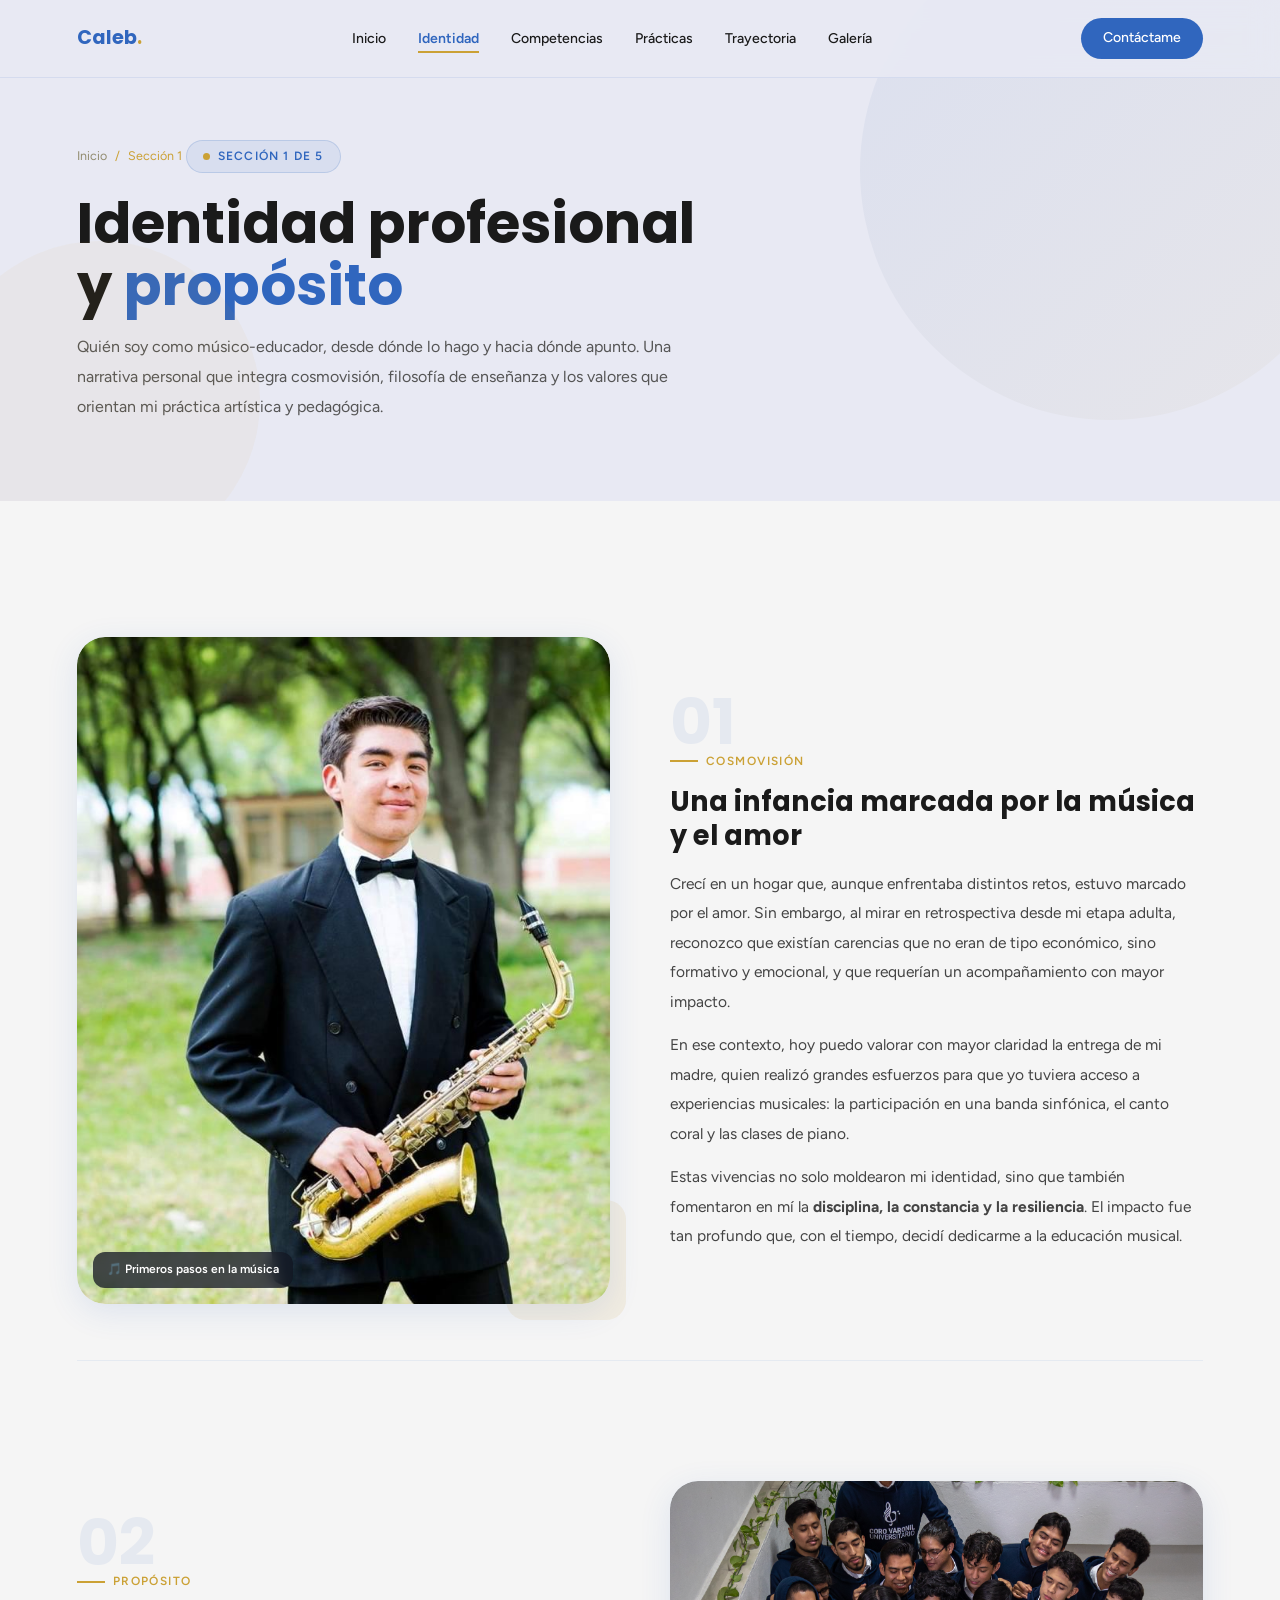
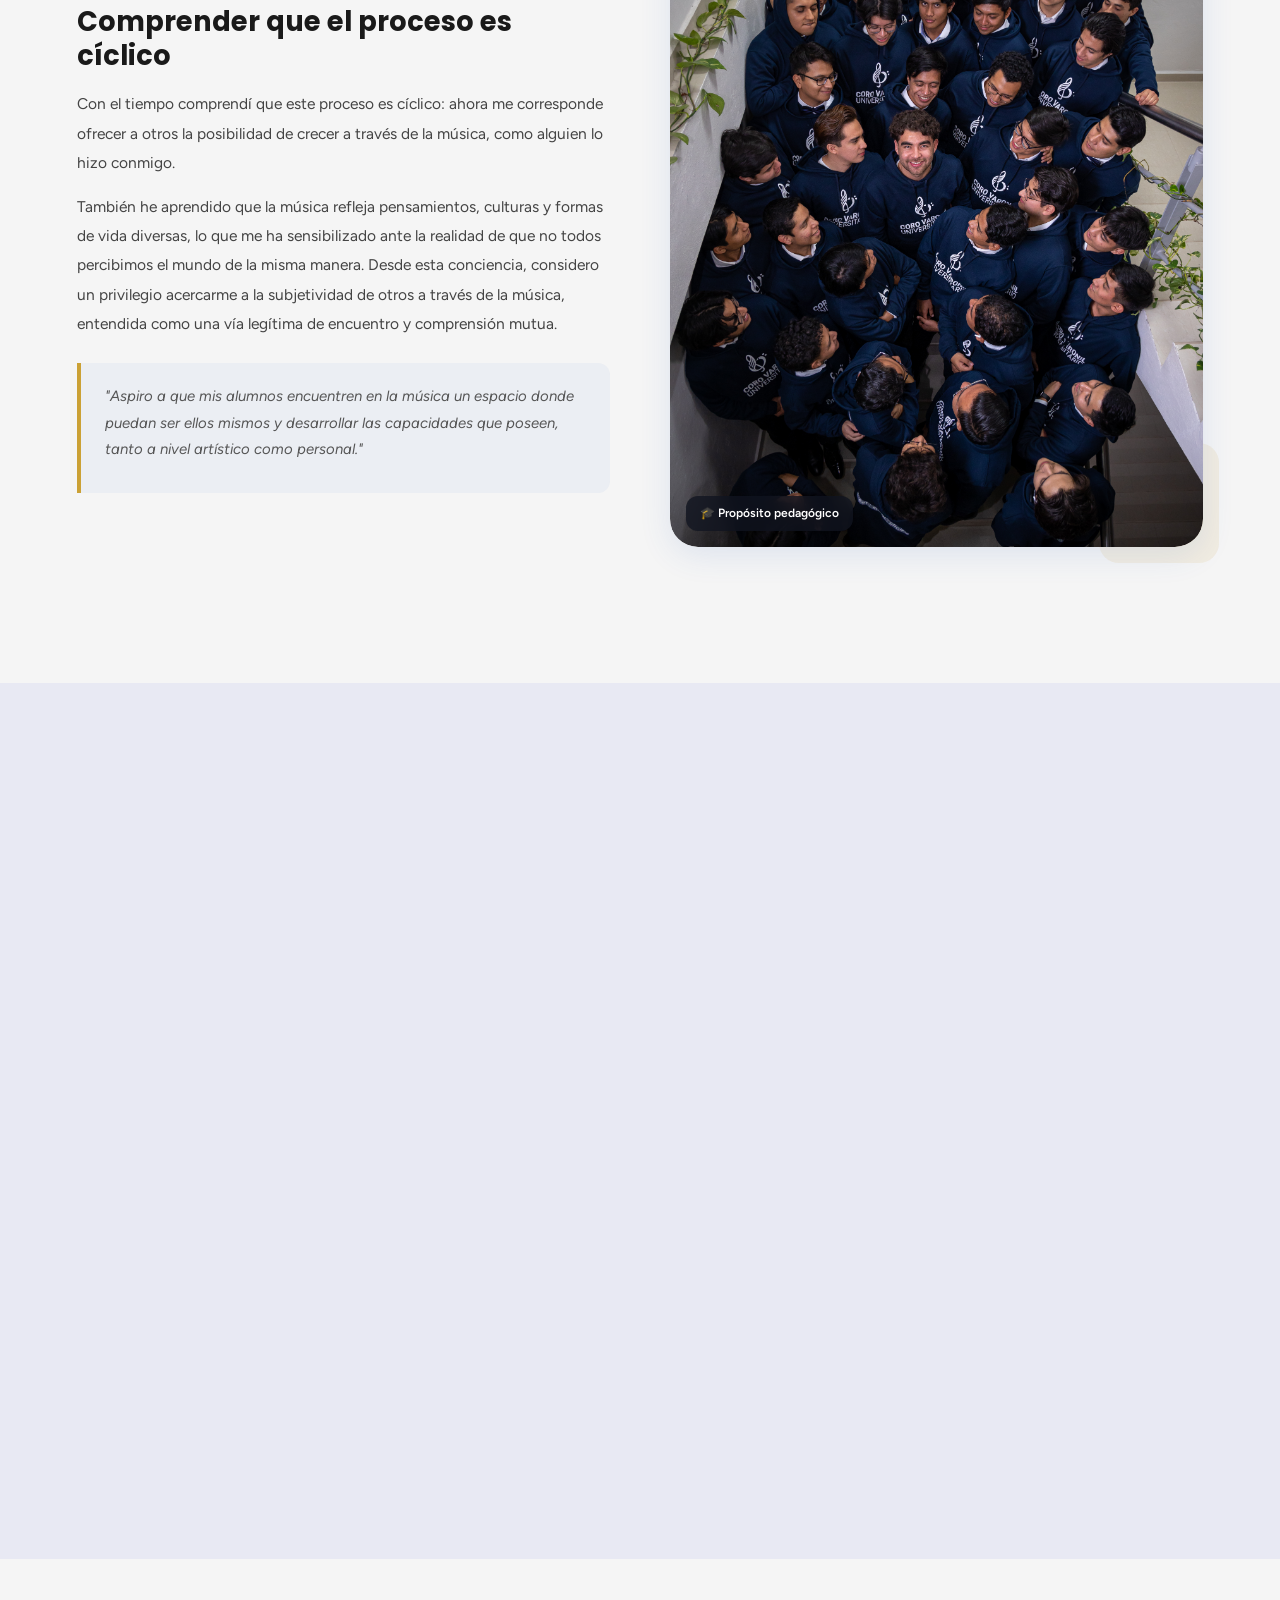
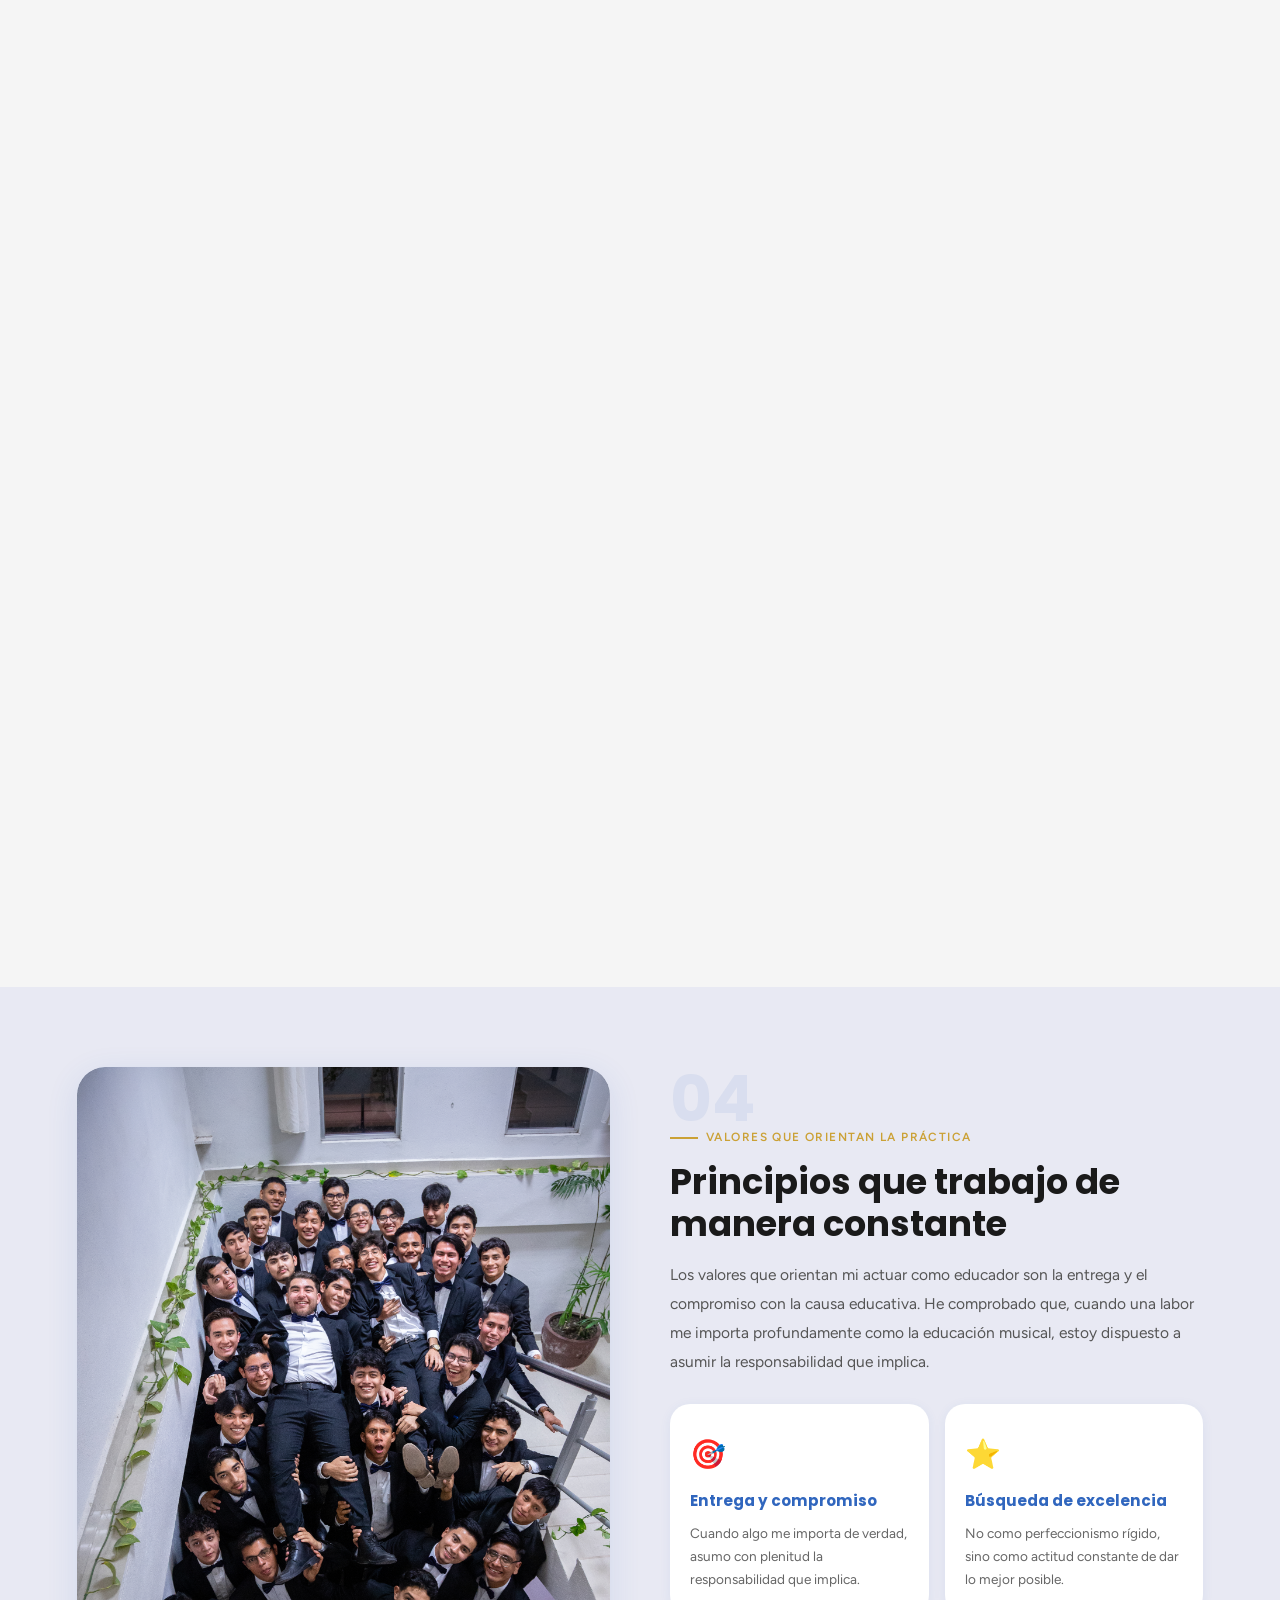
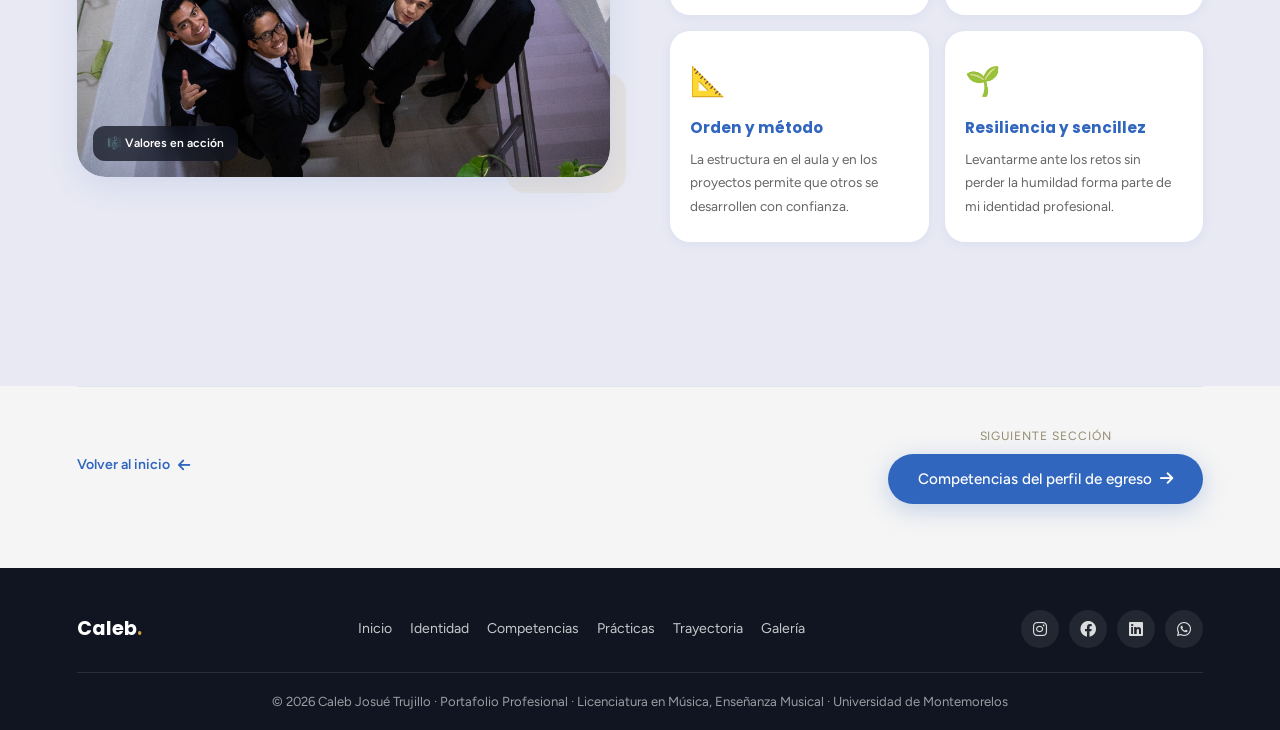
<file: identidad.html>
<!DOCTYPE html>
<html lang="es">
<head>
  <meta charset="UTF-8">
  <meta name="viewport" content="width=device-width, initial-scale=1.0">
  <title>Identidad Profesional | Caleb Josué Trujillo</title>
  <link rel="preconnect" href="https://fonts.googleapis.com">
  <link rel="preconnect" href="https://fonts.gstatic.com" crossorigin>
  <link href="https://fonts.googleapis.com/css2?family=Poppins:wght@400;500;600;700&family=Figtree:wght@400;500;600&display=swap" rel="stylesheet">
  <link rel="stylesheet" href="https://cdnjs.cloudflare.com/ajax/libs/font-awesome/6.0.0-beta3/css/all.min.css">
  <style>
/* ══ RESET + VARIABLES ══ */
*,*::before,*::after{box-sizing:border-box;margin:0;padding:0}
:root{
  --blue:#3066BE;--blue-dk:#1D4A9E;--gold:#CBA135;--sage:#928C6F;
  --bg:#E8E9F3;--bg-light:#F5F5F5;--text:#1A1A1A;--white:#FFFFFF;
  --shadow-sm:0 2px 12px rgba(48,102,190,0.07);
  --shadow-md:0 8px 32px rgba(48,102,190,0.12);
  --shadow-lg:0 16px 48px rgba(48,102,190,0.16);
  --radius-sm:12px;--radius-md:20px;--radius-lg:28px;
  --transition:0.25s ease;--container-pad:6vw;
}
html{scroll-behavior:smooth}
body{font-family:"Figtree",sans-serif;background:var(--bg);color:var(--text);line-height:1.6;overflow-x:hidden}
img{max-width:100%;display:block}
a{color:inherit;text-decoration:none}
ul{list-style:none}

/* ══ NAVBAR ══ */
#navbar{position:fixed;inset:0 0 auto 0;width:100%;z-index:1000;display:flex;align-items:center;justify-content:space-between;gap:20px;padding:18px var(--container-pad);background:rgba(232,233,243,0.9);backdrop-filter:blur(14px);-webkit-backdrop-filter:blur(14px);border-bottom:1px solid rgba(48,102,190,0.1);transition:box-shadow var(--transition)}
#navbar.scrolled{box-shadow:0 4px 32px rgba(48,102,190,0.1)}
.nav-logo{font-family:"Poppins",sans-serif;font-weight:700;font-size:1.2rem;color:var(--blue);flex-shrink:0}
.nav-logo span{color:var(--gold)}
.nav-links{display:flex;align-items:center;gap:2rem}
.nav-links a{position:relative;font-weight:500;font-size:0.88rem;color:var(--text);transition:color 0.2s;padding-bottom:2px}
.nav-links a::after{content:'';position:absolute;bottom:-4px;left:0;width:0;height:2px;background:var(--gold);transition:width 0.25s ease}
.nav-links a:hover::after,.nav-links a.nav-active::after{width:100%}
.nav-links a.nav-active{color:var(--blue);font-weight:600}
.nav-links a:hover{color:var(--blue)}
.nav-cta{display:inline-flex;align-items:center;background:var(--blue);color:var(--white);padding:9px 22px;border-radius:999px;font-size:0.88rem;font-weight:500;transition:background var(--transition),transform var(--transition);flex-shrink:0}
.nav-cta:hover{background:var(--gold);transform:translateY(-1px)}
.nav-burger{display:none;flex-direction:column;gap:5px;background:none;border:none;cursor:pointer;padding:4px}
.nav-burger span{width:24px;height:2px;background:var(--text);border-radius:2px;transition:all 0.3s ease}
.nav-burger.open span:nth-child(1){transform:translateY(7px) rotate(45deg)}
.nav-burger.open span:nth-child(2){opacity:0}
.nav-burger.open span:nth-child(3){transform:translateY(-7px) rotate(-45deg)}
.nav-links.open{display:flex;flex-direction:column;align-items:flex-start;gap:1.4rem;position:fixed;top:72px;left:0;width:100%;padding:24px var(--container-pad) 32px;background:rgba(232,233,243,0.98);backdrop-filter:blur(14px);border-bottom:1px solid rgba(48,102,190,0.1);box-shadow:0 8px 32px rgba(48,102,190,0.08);z-index:999}
.nav-links.open a.nav-active{border-left:3px solid var(--gold);padding-left:12px}

/* ══ BUTTONS ══ */
.btn-primary{display:inline-flex;align-items:center;justify-content:center;gap:8px;border-radius:999px;cursor:pointer;background:var(--blue);color:var(--white);padding:13px 30px;border:none;font-size:0.95rem;font-weight:500;box-shadow:0 6px 24px rgba(48,102,190,0.25);transition:all var(--transition)}
.btn-primary:hover{background:var(--blue-dk);transform:translateY(-2px);box-shadow:0 10px 32px rgba(48,102,190,0.35)}
.btn-secondary{display:inline-flex;align-items:center;justify-content:center;gap:8px;border-radius:999px;cursor:pointer;background:transparent;color:var(--text);padding:12px 28px;border:1.5px solid var(--sage);font-size:0.95rem;font-weight:500;transition:all var(--transition)}
.btn-secondary:hover{color:var(--blue);border-color:var(--blue);transform:translateY(-2px)}

/* ══ PAGE HERO ══ */
.page-hero{padding:140px var(--container-pad) 80px;background:var(--bg);position:relative;overflow:hidden}
.page-hero::before{content:"";position:absolute;right:-80px;top:-80px;width:500px;height:500px;background:linear-gradient(135deg,rgba(48,102,190,0.07),rgba(203,161,53,0.05));border-radius:50%;pointer-events:none}
.page-hero::after{content:"";position:absolute;left:-60px;bottom:-60px;width:320px;height:320px;background:rgba(203,161,53,0.05);border-radius:50%;pointer-events:none}
.breadcrumb{display:inline-flex;align-items:center;gap:8px;font-size:0.78rem;color:var(--sage);margin-bottom:20px}
.breadcrumb a:hover{color:var(--blue)}
.breadcrumb span{color:var(--gold)}
.page-hero-tag{display:inline-flex;align-items:center;gap:8px;margin-bottom:20px;padding:6px 16px;background:rgba(48,102,190,0.08);border:1px solid rgba(48,102,190,0.18);border-radius:999px;font-size:0.75rem;font-weight:600;letter-spacing:0.1em;text-transform:uppercase;color:var(--blue)}
.page-hero-tag::before{content:"";width:7px;height:7px;border-radius:50%;background:var(--gold);flex-shrink:0}
.page-hero h1{font-family:"Poppins",sans-serif;font-size:clamp(2.2rem,4.5vw,3.5rem);font-weight:700;line-height:1.1;margin-bottom:16px;color:var(--text)}
.page-hero h1 span{color:var(--blue)}
.page-hero-desc{max-width:620px;font-size:1rem;line-height:1.85;color:#555}

/* ══ SECTIONS ══ */
.section{padding:80px var(--container-pad)}
.bg-light{background:var(--bg-light)}
.bg-base{background:var(--bg)}
.section-tag{display:inline-flex;align-items:center;gap:8px;margin-bottom:14px;font-size:0.74rem;font-weight:600;letter-spacing:0.12em;text-transform:uppercase;color:var(--gold)}
.section-tag::before{content:"";width:28px;height:2px;background:var(--gold);flex-shrink:0}
.section-title{font-family:"Poppins",sans-serif;font-size:clamp(1.5rem,3vw,2.2rem);font-weight:700;line-height:1.2;margin-bottom:16px;color:var(--text)}

/* ══ REVEAL ══ */
.reveal{opacity:0;transform:translateY(28px);transition:opacity 0.7s ease,transform 0.7s ease}
.reveal.visible{opacity:1;transform:translateY(0)}

/* ══ FOTO + TEXTO: layout principal ══ */
.story-block{display:grid;gap:64px}

/* Bloque par: texto izquierda, foto derecha */
.story-row{display:grid;grid-template-columns:1fr 1fr;gap:60px;align-items:center;padding:56px 0;border-bottom:1px solid rgba(48,102,190,0.08)}
.story-row:last-child{border-bottom:none}
.story-row.reverse{direction:rtl}
.story-row.reverse > *{direction:ltr}

/* Texto */
.story-text{}
.story-number{font-family:"Poppins",sans-serif;font-size:4rem;font-weight:700;line-height:1;color:rgba(48,102,190,0.08);margin-bottom:-10px;display:block}
.story-text h2{font-family:"Poppins",sans-serif;font-size:clamp(1.3rem,2.5vw,1.7rem);font-weight:700;color:var(--text);margin-bottom:16px;line-height:1.25}
.story-text p{font-size:0.97rem;line-height:1.9;color:#444;margin-bottom:14px}
.story-text p:last-of-type{margin-bottom:0}
.story-quote{margin:24px 0;padding:20px 24px;background:rgba(48,102,190,0.05);border-left:4px solid var(--gold);border-radius:0 var(--radius-sm) var(--radius-sm) 0}
.story-quote p{font-size:0.93rem;font-style:italic;color:#555;line-height:1.8;margin:0}
.story-quote cite{display:block;margin-top:10px;font-size:0.78rem;font-weight:600;color:var(--sage);font-style:normal}

/* Foto */
.story-img-wrap{position:relative}
.story-img{width:100%;border-radius:var(--radius-lg);overflow:hidden;box-shadow:var(--shadow-md);aspect-ratio:4/5;background:linear-gradient(135deg,rgba(48,102,190,0.1),rgba(203,161,53,0.08));display:flex;align-items:center;justify-content:center;font-size:5rem}
.story-img img{width:100%;height:100%;object-fit:cover;border-radius:var(--radius-lg)}
.story-img-accent{position:absolute;bottom:-16px;right:-16px;width:120px;height:120px;border-radius:var(--radius-md);background:var(--gold);opacity:0.1;z-index:-1}
.story-img-label{position:absolute;bottom:16px;left:16px;background:rgba(16,21,33,0.75);backdrop-filter:blur(8px);color:var(--white);padding:8px 14px;border-radius:var(--radius-sm);font-size:0.75rem;font-weight:600}

/* Foto horizontal (para bloque de filosofía) */
.story-img.horizontal{aspect-ratio:16/9}

/* ══ VALORES ══ */
.valores-grid{display:grid;grid-template-columns:repeat(2,1fr);gap:16px;margin-top:28px}
.valor-card{background:var(--white);border-radius:var(--radius-md);padding:24px 20px;box-shadow:var(--shadow-sm);border-top:3px solid transparent;transition:transform var(--transition),box-shadow var(--transition),border-color var(--transition)}
.valor-card:hover{transform:translateY(-4px);box-shadow:var(--shadow-md);border-color:var(--gold)}
.valor-icon{font-size:1.8rem;margin-bottom:12px}
.valor-card h3{font-family:"Poppins",sans-serif;font-size:0.95rem;font-weight:700;color:var(--blue);margin-bottom:8px}
.valor-card p{font-size:0.85rem;color:#666;line-height:1.7}

/* ══ CARTA ══ */
.carta-section{background:linear-gradient(135deg,var(--blue),var(--blue-dk));border-radius:var(--radius-lg);padding:56px;position:relative;overflow:hidden}
.carta-section::before{content:'"';position:absolute;top:-20px;left:20px;font-family:"Poppins",sans-serif;font-size:14rem;line-height:1;color:rgba(255,255,255,0.05);font-weight:700;pointer-events:none}
.carta-inner{position:relative;z-index:1;display:grid;grid-template-columns:1fr 1fr;gap:48px;align-items:center}
.carta-text{}
.carta-tag{display:inline-flex;align-items:center;gap:6px;font-size:0.72rem;font-weight:600;letter-spacing:0.12em;text-transform:uppercase;color:rgba(255,255,255,0.6);margin-bottom:16px}
.carta-tag::before{content:"";width:20px;height:1px;background:var(--gold);flex-shrink:0}
.carta-text h2{font-family:"Poppins",sans-serif;font-size:clamp(1.4rem,2.5vw,1.9rem);font-weight:700;color:var(--white);line-height:1.2;margin-bottom:20px}
.carta-text p{font-size:0.95rem;line-height:1.9;color:rgba(255,255,255,0.82);margin-bottom:14px}
.carta-text p em{color:var(--gold);font-style:italic}
.carta-firma{margin-top:20px;font-size:0.82rem;color:rgba(255,255,255,0.55);font-style:italic}
.carta-img-wrap{position:relative}
.carta-img{width:100%;border-radius:var(--radius-lg);overflow:hidden;aspect-ratio:4/5;background:rgba(255,255,255,0.08);display:flex;align-items:center;justify-content:center;font-size:5rem;border:1px solid rgba(255,255,255,0.12)}
.carta-img img{width:100%;height:100%;object-fit:cover;border-radius:var(--radius-lg)}

/* ══ NAVEGACIÓN SECCIONES ══ */
.sec-nav{display:flex;justify-content:space-between;align-items:center;flex-wrap:wrap;gap:14px;margin-top:64px;padding-top:40px;border-top:1px solid rgba(48,102,190,0.1)}
.sec-nav-link{display:inline-flex;align-items:center;gap:8px;font-size:0.88rem;font-weight:600;color:var(--blue);transition:gap var(--transition)}
.sec-nav-link:hover{gap:12px}
.sec-nav-link.prev{flex-direction:row-reverse}

/* ══ FOOTER ══ */
#footer{background:#101521;color:rgba(255,255,255,0.84);padding:42px var(--container-pad) 18px}
.footer-inner{display:flex;align-items:center;justify-content:space-between;gap:24px;flex-wrap:wrap}
.footer-logo{font-family:"Poppins",sans-serif;font-size:1.2rem;font-weight:700;color:var(--white)}
.footer-logo span{color:var(--gold)}
.footer-nav{display:flex;flex-wrap:wrap;gap:18px}
.footer-nav a{font-size:0.88rem;color:rgba(255,255,255,0.76);transition:color var(--transition)}
.footer-nav a:hover{color:var(--gold)}
.footer-soc{display:flex;gap:10px}
.fsoc{width:38px;height:38px;border-radius:50%;display:flex;align-items:center;justify-content:center;background:rgba(255,255,255,0.08);transition:background var(--transition),transform var(--transition)}
.fsoc:hover{background:rgba(255,255,255,0.16);transform:translateY(-2px)}
.footer-bottom{margin-top:24px;padding-top:18px;border-top:1px solid rgba(255,255,255,0.1);text-align:center;font-size:0.82rem;color:rgba(255,255,255,0.58)}

/* ══ ANIMATIONS ══ */
@keyframes fadeUp{from{opacity:0;transform:translateY(26px)}to{opacity:1;transform:translateY(0)}}

/* ══ RESPONSIVE ══ */
@media(max-width:900px){
  #navbar{padding:16px var(--container-pad)}
  .nav-links{display:none}
  .nav-burger{display:flex}
  .nav-cta{display:none}
  .story-row,.story-row.reverse{grid-template-columns:1fr;direction:ltr;gap:36px}
  .story-row.reverse .story-img-wrap{order:-1}
  .carta-inner{grid-template-columns:1fr}
  .valores-grid{grid-template-columns:1fr 1fr}
  .footer-inner{flex-direction:column;align-items:flex-start}
}
@media(max-width:640px){
  .section{padding:64px var(--container-pad)}
  .page-hero{padding:120px var(--container-pad) 60px}
  .valores-grid{grid-template-columns:1fr}
  .carta-section{padding:36px 24px}
  .sec-nav{flex-direction:column;align-items:flex-start}
}
  </style>
</head>
<body>

<!-- ══ NAVBAR ══ -->
<nav id="navbar">
  <a href="index.html" class="nav-logo">Caleb<span>.</span></a>
  <ul class="nav-links" id="navLinks">
    <li><a href="index.html">Inicio</a></li>
    <li><a href="identidad.html" class="nav-active">Identidad</a></li>
    <li><a href="competencias.html">Competencias</a></li>
    <li><a href="practicas.html">Prácticas</a></li>
    <li><a href="trayectoria.html">Trayectoria</a></li>
    <li><a href="galeria.html">Galería</a></li>
  </ul>
  <a href="index.html#contacto" class="nav-cta">Contáctame</a>
  <button class="nav-burger" id="burger" aria-label="Abrir menú">
    <span></span><span></span><span></span>
  </button>
</nav>

<!-- ══ PAGE HERO ══ -->
<header class="page-hero">
  <div style="max-width:1200px;margin:0 auto;">
    <div class="breadcrumb reveal">
      <a href="index.html">Inicio</a>
      <span>/</span>
      <span>Sección 1</span>
    </div>
    <div class="page-hero-tag reveal">Sección 1 de 5</div>
    <h1 class="reveal">Identidad profesional<br>y <span>propósito</span></h1>
    <p class="page-hero-desc reveal">
      Quién soy como músico-educador, desde dónde lo hago y hacia dónde apunto. 
      Una narrativa personal que integra cosmovisión, filosofía de enseñanza y los valores 
      que orientan mi práctica artística y pedagógica.
    </p>
  </div>
</header>

<!-- ══ SECCIÓN 1: COSMOVISIÓN ══ -->
<section class="section bg-light">
  <div style="max-width:1200px;margin:0 auto;">

    <div class="story-block">

      <!-- Bloque 1: Origen — foto izquierda, texto derecha -->
      <div class="story-row reverse reveal">
        <div class="story-text">
          <span class="story-number">01</span>
          <div class="section-tag">Cosmovisión</div>
          <h2>Una infancia marcada por la música y el amor</h2>
          <p>
            Crecí en un hogar que, aunque enfrentaba distintos retos, estuvo marcado por el amor. 
            Sin embargo, al mirar en retrospectiva desde mi etapa adulta, reconozco que existían 
            carencias que no eran de tipo económico, sino formativo y emocional, y que requerían 
            un acompañamiento con mayor impacto.
          </p>
          <p>
            En ese contexto, hoy puedo valorar con mayor claridad la entrega de mi madre, quien 
            realizó grandes esfuerzos para que yo tuviera acceso a experiencias musicales: 
            la participación en una banda sinfónica, el canto coral y las clases de piano.
          </p>
          <p>
            Estas vivencias no solo moldearon mi identidad, sino que también fomentaron en mí 
            la <strong>disciplina, la constancia y la resiliencia</strong>. El impacto fue tan 
            profundo que, con el tiempo, decidí dedicarme a la educación musical.
          </p>
        </div>
        <div class="story-img-wrap">
          <div class="story-img">
            <img src="assets/img/caleb37.jpg" alt="Caleb en sus inicios musicales">
          </div>
          <div class="story-img-accent"></div>
          <div class="story-img-label">🎵 Primeros pasos en la música</div>
        </div>
      </div>

      <!-- Bloque 2: Propósito — texto izquierda, foto derecha -->
      <div class="story-row reveal">
        <div class="story-text">
          <span class="story-number">02</span>
          <div class="section-tag">Propósito</div>
          <h2>Comprender que el proceso es cíclico</h2>
          <p>
            Con el tiempo comprendí que este proceso es cíclico: ahora me corresponde ofrecer 
            a otros la posibilidad de crecer a través de la música, como alguien lo hizo conmigo.
          </p>
          <p>
            También he aprendido que la música refleja pensamientos, culturas y formas de vida 
            diversas, lo que me ha sensibilizado ante la realidad de que no todos percibimos 
            el mundo de la misma manera. Desde esta conciencia, considero un privilegio acercarme 
            a la subjetividad de otros a través de la música, entendida como una vía legítima 
            de encuentro y comprensión mutua.
          </p>
          <div class="story-quote">
            <p>"Aspiro a que mis alumnos encuentren en la música un espacio donde puedan ser 
            ellos mismos y desarrollar las capacidades que poseen, tanto a nivel artístico 
            como personal."</p>
            <cite></cite>
          </div>
        </div>
        <div class="story-img-wrap">
          <div class="story-img">
            <img src="assets/img/caleb38.jpg" alt="Caleb con sus estudiantes">
          </div>
          <div class="story-img-accent"></div>
          <div class="story-img-label">🎓 Propósito pedagógico</div>
        </div>
      </div>

    </div>
  </div>
</section>

<!-- ══ CARTA DE ALUMNA ══ -->
<section class="section bg-base">
  <div style="max-width:1200px;margin:0 auto;">
    <div class="carta-section reveal">
      <div class="carta-inner">
        <div class="carta-text">
          <div class="carta-tag">Testimonio que confirma el llamado</div>
          <h2>Una carta que lo resume todo</h2>
          <p>
            Hace algunos meses concluí mi etapa docente con una alumna de guitarra que, 
            al enterarse de mi salida de la ciudad, me entregó una carta que decía:
          </p>
          <p>
            <em>"Profe, quiero decirle que aprecio muchísimo la manera en que me ha acompañado. 
            Usted ha sido un maestro que trasciende la clase: ha escuchado mis emociones, 
            ha entendido mis silencios y me ha brindado palabras que me han fortalecido 
            espiritualmente. Gracias por su paciencia, su guía y por recordarme que 
            la música también sana."</em>
          </p>
          <p>
            Recibí este mensaje no como un reconocimiento aislado, sino como una confirmación 
            del sentido de la labor que llevamos los docentes de esta área.
          </p>
          <p class="carta-firma">— Alumna de guitarra, Obregón, Sonora</p>
        </div>
        <div class="carta-img-wrap">
          <div class="carta-img">
            <img src="assets/img/caleb39.jpg" alt="Caleb con alumna de guitarra">
          </div>
        </div>
      </div>
    </div>
  </div>
</section>

<!-- ══ FILOSOFÍA DE ENSEÑANZA ══ -->
<section class="section bg-light">
  <div style="max-width:1200px;margin:0 auto;">

    <!-- Foto horizontal + texto -->
    <div class="story-row reveal" style="padding-top:0;">
      <div class="story-text">
        <span class="story-number">03</span>
        <div class="section-tag">Filosofía personal de enseñanza musical</div>
        <h2>Música con propósito: más que una habilidad artística</h2>
        <p>
          Concibo la educación musical como un medio para formar estudiantes capaces de 
          apreciar, comprender y utilizar la música como una herramienta de expresión 
          y crecimiento integral.
        </p>
        <p>
          Así como la música refleja una visión del mundo, también puede elegirse de manera 
          intencional para apoyar objetivos emocionales, sociales y espirituales. Todo aquello 
          que rodea nuestros sentidos influye en nuestro actuar; por ello, una formación musical 
          guiada favorece el desarrollo de un carácter que eleve los pensamientos 
          <em>hacia aquello que es puro, noble y enaltecedor.</em>
        </p>
        <p>
          La experiencia en el aula me ha permitido dimensionar la necesidad de docentes 
          preparados para enfrentar contextos diversos y retos cambiantes. Esto ha reforzado 
          mi convicción de mantenerme en <strong>constante formación</strong>, tanto en 
          el ámbito musical como en el didáctico.
        </p>
        <div class="story-quote">
          <p>"El compromiso con la formación continua es un principio firme en mi desarrollo profesional, 
          aun reconociendo mis propias áreas de mejora."</p>
          <cite>— Elena G. de White, adaptado</cite>
        </div>
        <div style="margin-top:24px;">
          <a href="Educar_a_traves _de_la_musica_ una_vocacion_con_proposito.pdf" download class="btn-primary">
            <i class="fas fa-file-pdf"></i> Leer: Educar a través de la música
          </a>
        </div>
      </div>
      <div class="story-img-wrap">
        <div class="story-img">
          <img src="assets/img/caleb40.jpg" alt="Caleb enseñando en el aula">
        </div>
        <div class="story-img-accent"></div>
        <div class="story-img-label">📖 Filosofía en el aula</div>
      </div>
    </div>

  </div>
</section>

<!-- ══ VALORES ══ -->
<section class="section bg-base">
  <div style="max-width:1200px;margin:0 auto;">

    <div style="display:grid;grid-template-columns:1fr 1fr;gap:60px;align-items:start;" class="reveal">

      <!-- Foto lateral -->
      <div class="story-img-wrap">
        <div class="story-img" style="aspect-ratio:3/4;">
          <img src="assets/img/caleb41.jpg" alt="Caleb dirigiendo un ensamble">
        </div>
        <div class="story-img-accent"></div>
        <div class="story-img-label">🎼 Valores en acción</div>
      </div>

      <!-- Texto + tarjetas de valores -->
      <div>
        <span class="story-number">04</span>
        <div class="section-tag">Valores que orientan la práctica</div>
        <h2 class="section-title">Principios que trabajo de manera constante</h2>
        <p style="color:#555;line-height:1.85;font-size:0.97rem;margin-bottom:28px;">
          Los valores que orientan mi actuar como educador son la entrega y el compromiso 
          con la causa educativa. He comprobado que, cuando una labor me importa profundamente 
          como la educación musical, estoy dispuesto a asumir la responsabilidad que implica.
        </p>

        <div class="valores-grid">
          <div class="valor-card reveal">
            <div class="valor-icon">🎯</div>
            <h3>Entrega y compromiso</h3>
            <p>Cuando algo me importa de verdad, asumo con plenitud la responsabilidad que implica.</p>
          </div>
          <div class="valor-card reveal">
            <div class="valor-icon">⭐</div>
            <h3>Búsqueda de excelencia</h3>
            <p>No como perfeccionismo rígido, sino como actitud constante de dar lo mejor posible.</p>
          </div>
          <div class="valor-card reveal">
            <div class="valor-icon">📐</div>
            <h3>Orden y método</h3>
            <p>La estructura en el aula y en los proyectos permite que otros se desarrollen con confianza.</p>
          </div>
          <div class="valor-card reveal">
            <div class="valor-icon">🌱</div>
            <h3>Resiliencia y sencillez</h3>
            <p>Levantarme ante los retos sin perder la humildad forma parte de mi identidad profesional.</p>
          </div>
        </div>
      </div>
    </div>

  </div>
</section>

<!-- ══ NAVEGACIÓN ENTRE SECCIONES ══ -->
<section class="section bg-light" style="padding-top:0;padding-bottom:64px;">
  <div style="max-width:1200px;margin:0 auto;">
    <div class="sec-nav reveal">
      <a href="index.html" class="sec-nav-link prev">
        <i class="fas fa-arrow-left"></i> Volver al inicio
      </a>
      <div style="text-align:center;">
        <p style="font-size:0.75rem;color:var(--sage);margin-bottom:8px;text-transform:uppercase;letter-spacing:0.08em;">Siguiente sección</p>
        <a href="competencias.html" class="btn-primary">Competencias del perfil de egreso <i class="fas fa-arrow-right"></i></a>
      </div>
    </div>
  </div>
</section>

<!-- ══ FOOTER ══ -->
<footer id="footer">
  <div style="max-width:1200px;margin:0 auto;">
    <div class="footer-inner">
      <div class="footer-logo">Caleb<span>.</span></div>
      <nav class="footer-nav">
        <a href="index.html">Inicio</a>
        <a href="identidad.html">Identidad</a>
        <a href="competencias.html">Competencias</a>
        <a href="practicas.html">Prácticas</a>
        <a href="trayectoria.html">Trayectoria</a>
        <a href="galeria.html">Galería</a>
      </nav>
      <div class="footer-soc">
        <a href="https://instagram.com/truji.lloc" target="_blank" class="fsoc"><i class="fab fa-instagram"></i></a>
        <a href="#" class="fsoc"><i class="fab fa-facebook"></i></a>
        <a href="#" class="fsoc"><i class="fab fa-linkedin"></i></a>
        <a href="https://wa.me/526651206970" target="_blank" class="fsoc"><i class="fab fa-whatsapp"></i></a>
      </div>
    </div>
    <div class="footer-bottom">
      © 2026 Caleb Josué Trujillo · Portafolio Profesional · Licenciatura en Música, Enseñanza Musical · Universidad de Montemorelos
    </div>
  </div>
</footer>

<script>
  // Navbar scroll
  const navbar = document.getElementById('navbar');
  window.addEventListener('scroll', () => {
    navbar.classList.toggle('scrolled', window.scrollY > 40);
  });

  // Menú móvil
  const burger = document.getElementById('burger');
  const navLinks = document.getElementById('navLinks');
  burger.addEventListener('click', () => {
    burger.classList.toggle('open');
    navLinks.classList.toggle('open');
  });
  navLinks.querySelectorAll('a').forEach(link => {
    link.addEventListener('click', () => {
      burger.classList.remove('open');
      navLinks.classList.remove('open');
    });
  });

  // Reveal on scroll
  const revealObserver = new IntersectionObserver((entries) => {
    entries.forEach(e => {
      if (e.isIntersecting) {
        e.target.classList.add('visible');
        revealObserver.unobserve(e.target);
      }
    });
  }, { threshold: 0, rootMargin: '0px 0px -40px 0px' });

  document.querySelectorAll('.reveal').forEach(el => {
    const rect = el.getBoundingClientRect();
    if (rect.top < window.innerHeight) {
      el.classList.add('visible');
    } else {
      revealObserver.observe(el);
    }
  });
</script>
</body>
</html>
</file>
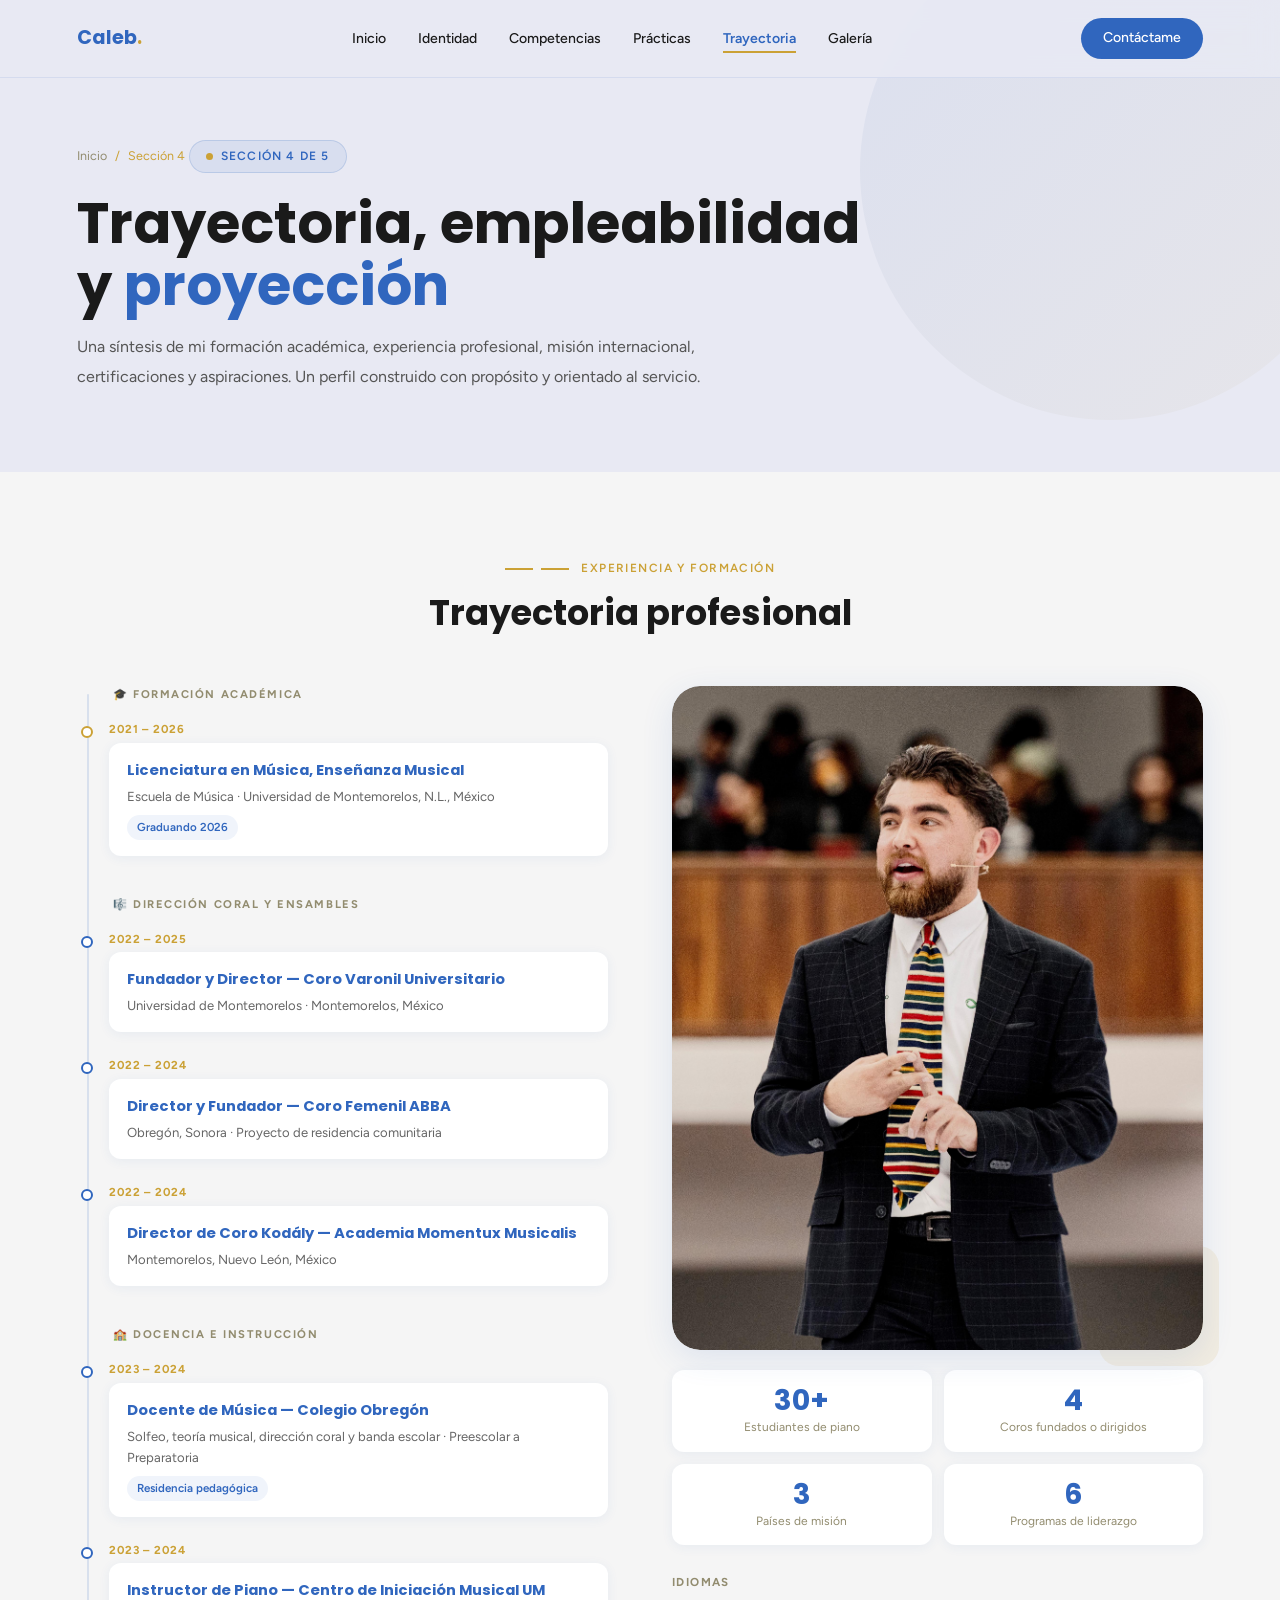
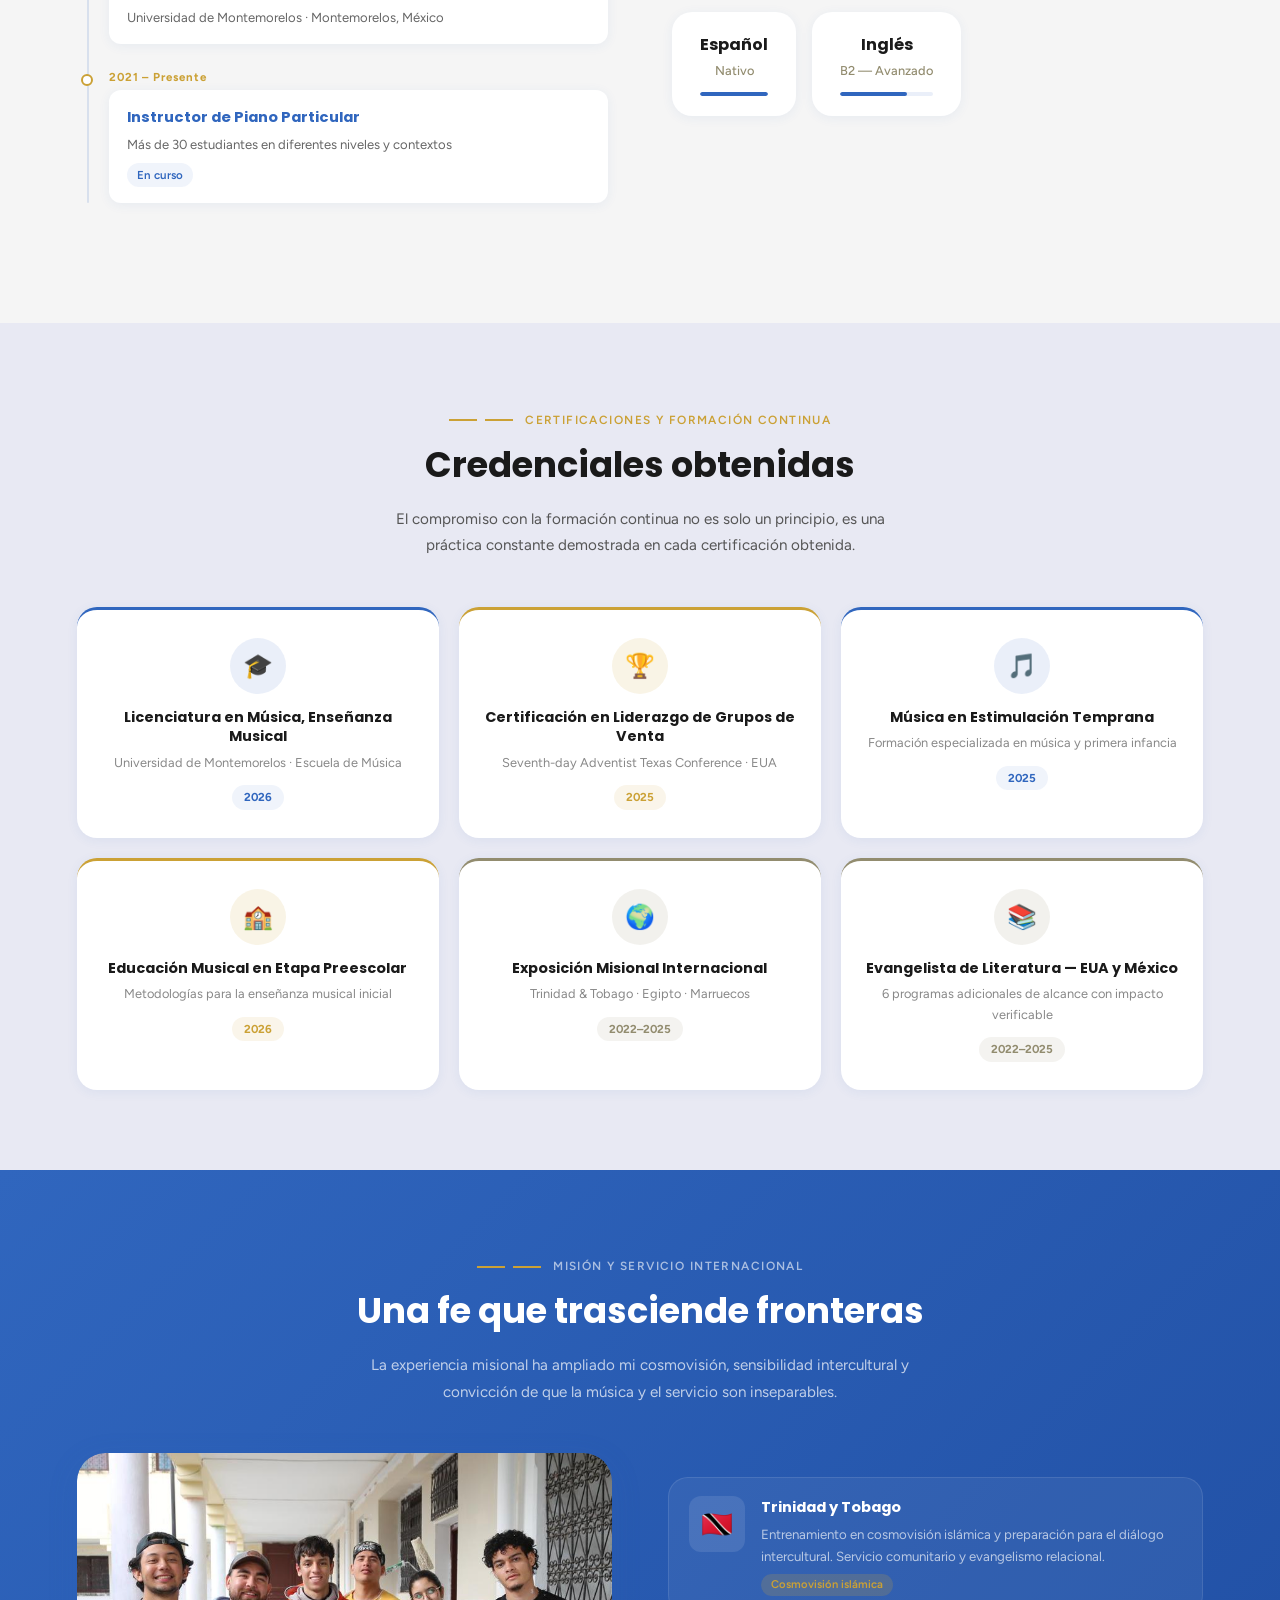
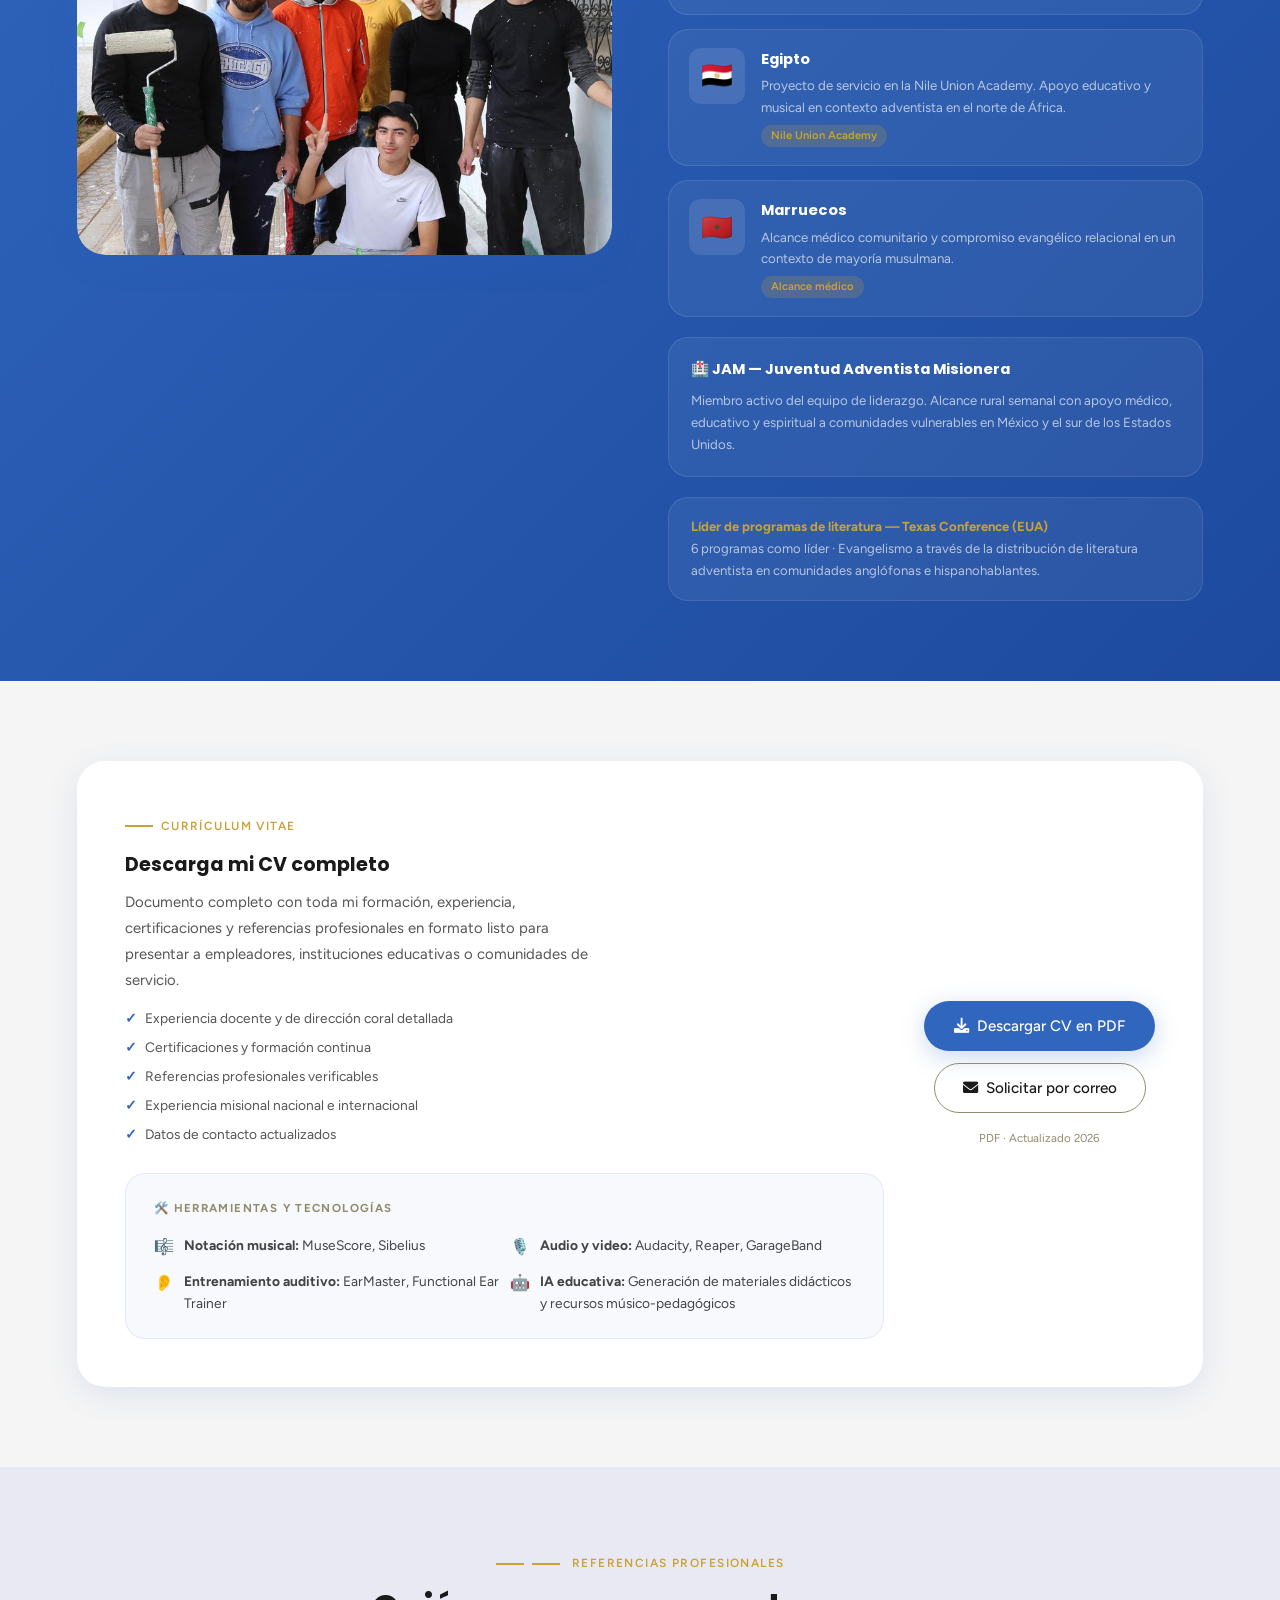
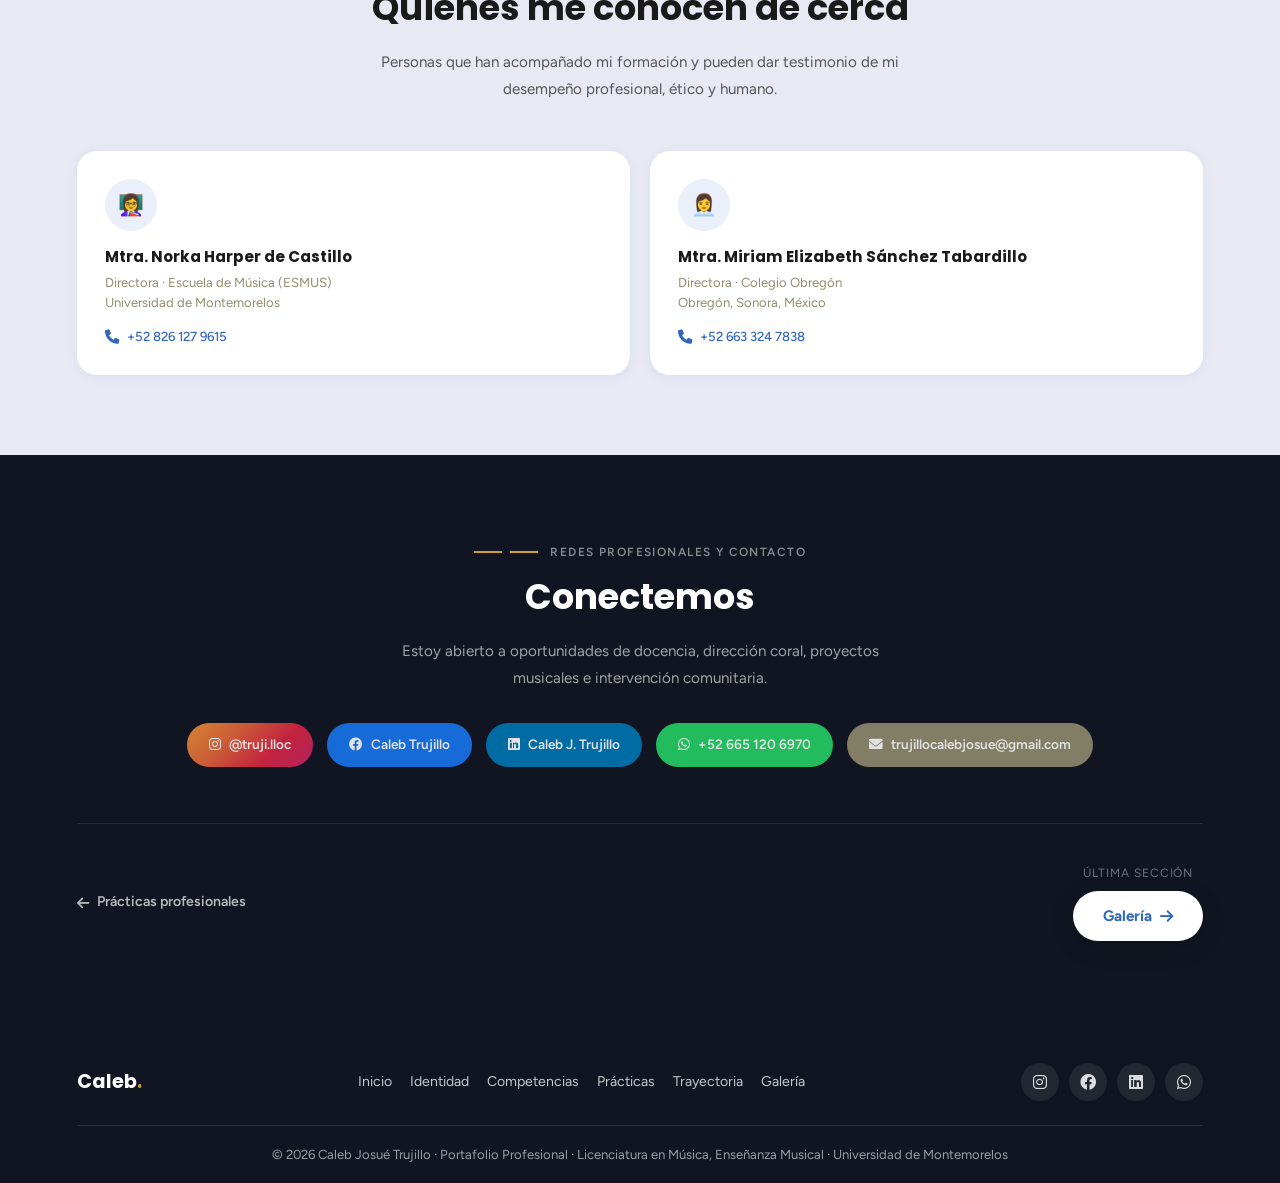
<file: trayectoria.html>
<!DOCTYPE html>
<html lang="es">
<head>
  <meta charset="UTF-8">
  <meta name="viewport" content="width=device-width, initial-scale=1.0">
  <title>Trayectoria y Empleabilidad | Caleb Josué Trujillo</title>
  <link rel="preconnect" href="https://fonts.googleapis.com">
  <link rel="preconnect" href="https://fonts.gstatic.com" crossorigin>
  <link href="https://fonts.googleapis.com/css2?family=Poppins:wght@400;500;600;700&family=Figtree:wght@400;500;600&display=swap" rel="stylesheet">
  <link rel="stylesheet" href="https://cdnjs.cloudflare.com/ajax/libs/font-awesome/6.0.0-beta3/css/all.min.css">
  <style>
/* ══ RESET + VARIABLES ══ */
*,*::before,*::after{box-sizing:border-box;margin:0;padding:0}
:root{
  --blue:#3066BE;--blue-dk:#1D4A9E;--gold:#CBA135;--sage:#928C6F;
  --bg:#E8E9F3;--bg-light:#F5F5F5;--text:#1A1A1A;--white:#FFFFFF;
  --dark:#101521;
  --shadow-sm:0 2px 12px rgba(48,102,190,0.07);
  --shadow-md:0 8px 32px rgba(48,102,190,0.12);
  --shadow-lg:0 16px 48px rgba(48,102,190,0.16);
  --radius-sm:12px;--radius-md:20px;--radius-lg:28px;
  --transition:0.25s ease;--container-pad:6vw;
}
html{scroll-behavior:smooth}
body{font-family:"Figtree",sans-serif;background:var(--bg);color:var(--text);line-height:1.6;overflow-x:hidden}
img{max-width:100%;display:block}
a{color:inherit;text-decoration:none}
ul{list-style:none}

/* ══ NAVBAR ══ */
#navbar{position:fixed;inset:0 0 auto 0;width:100%;z-index:1000;display:flex;align-items:center;justify-content:space-between;gap:20px;padding:18px var(--container-pad);background:rgba(232,233,243,0.9);backdrop-filter:blur(14px);-webkit-backdrop-filter:blur(14px);border-bottom:1px solid rgba(48,102,190,0.1);transition:box-shadow var(--transition)}
#navbar.scrolled{box-shadow:0 4px 32px rgba(48,102,190,0.1)}
.nav-logo{font-family:"Poppins",sans-serif;font-weight:700;font-size:1.2rem;color:var(--blue);flex-shrink:0}
.nav-logo span{color:var(--gold)}
.nav-links{display:flex;align-items:center;gap:2rem}
.nav-links a{position:relative;font-weight:500;font-size:0.88rem;color:var(--text);transition:color 0.2s;padding-bottom:2px}
.nav-links a::after{content:'';position:absolute;bottom:-4px;left:0;width:0;height:2px;background:var(--gold);transition:width 0.25s ease}
.nav-links a:hover::after,.nav-links a.nav-active::after{width:100%}
.nav-links a.nav-active{color:var(--blue);font-weight:600}
.nav-links a:hover{color:var(--blue)}
.nav-cta{display:inline-flex;align-items:center;background:var(--blue);color:var(--white);padding:9px 22px;border-radius:999px;font-size:0.88rem;font-weight:500;transition:background var(--transition),transform var(--transition);flex-shrink:0}
.nav-cta:hover{background:var(--gold);transform:translateY(-1px)}
.nav-burger{display:none;flex-direction:column;gap:5px;background:none;border:none;cursor:pointer;padding:4px}
.nav-burger span{width:24px;height:2px;background:var(--text);border-radius:2px;transition:all 0.3s ease}
.nav-burger.open span:nth-child(1){transform:translateY(7px) rotate(45deg)}
.nav-burger.open span:nth-child(2){opacity:0}
.nav-burger.open span:nth-child(3){transform:translateY(-7px) rotate(-45deg)}
.nav-links.open{display:flex;flex-direction:column;align-items:flex-start;gap:1.4rem;position:fixed;top:72px;left:0;width:100%;padding:24px var(--container-pad) 32px;background:rgba(232,233,243,0.98);backdrop-filter:blur(14px);border-bottom:1px solid rgba(48,102,190,0.1);box-shadow:0 8px 32px rgba(48,102,190,0.08);z-index:999}
.nav-links.open a.nav-active{border-left:3px solid var(--gold);padding-left:12px}

/* ══ BOTONES ══ */
.btn-primary{display:inline-flex;align-items:center;justify-content:center;gap:8px;border-radius:999px;cursor:pointer;background:var(--blue);color:var(--white);padding:13px 30px;border:none;font-size:0.95rem;font-weight:500;box-shadow:0 6px 24px rgba(48,102,190,0.25);transition:all var(--transition)}
.btn-primary:hover{background:var(--blue-dk);transform:translateY(-2px);box-shadow:0 10px 32px rgba(48,102,190,0.35)}
.btn-white{display:inline-flex;align-items:center;justify-content:center;gap:8px;border-radius:999px;cursor:pointer;background:var(--white);color:var(--blue);padding:13px 30px;border:none;font-size:0.95rem;font-weight:700;box-shadow:0 6px 24px rgba(0,0,0,0.15);transition:all var(--transition)}
.btn-white:hover{transform:translateY(-2px);box-shadow:0 10px 32px rgba(0,0,0,0.2)}
.btn-outline-white{display:inline-flex;align-items:center;justify-content:center;gap:8px;border-radius:999px;cursor:pointer;background:transparent;color:var(--white);padding:12px 28px;border:1.5px solid rgba(255,255,255,0.4);font-size:0.95rem;font-weight:500;transition:all var(--transition)}
.btn-outline-white:hover{background:rgba(255,255,255,0.1);border-color:var(--white);transform:translateY(-2px)}
.btn-secondary{display:inline-flex;align-items:center;justify-content:center;gap:8px;border-radius:999px;cursor:pointer;background:transparent;color:var(--text);padding:12px 28px;border:1.5px solid var(--sage);font-size:0.95rem;font-weight:500;transition:all var(--transition)}
.btn-secondary:hover{color:var(--blue);border-color:var(--blue);transform:translateY(-2px)}

/* ══ REVEAL ══ */
.reveal{opacity:0;transform:translateY(28px);transition:opacity 0.7s ease,transform 0.7s ease}
.reveal.visible{opacity:1;transform:translateY(0)}

/* ══ PAGE HERO ══ */
.page-hero{padding:140px var(--container-pad) 80px;background:var(--bg);position:relative;overflow:hidden}
.page-hero::before{content:"";position:absolute;right:-80px;top:-80px;width:500px;height:500px;background:linear-gradient(135deg,rgba(48,102,190,0.07),rgba(203,161,53,0.05));border-radius:50%;pointer-events:none}
.breadcrumb{display:inline-flex;align-items:center;gap:8px;font-size:0.78rem;color:var(--sage);margin-bottom:20px}
.breadcrumb a:hover{color:var(--blue)}
.breadcrumb span{color:var(--gold)}
.page-hero-tag{display:inline-flex;align-items:center;gap:8px;margin-bottom:20px;padding:6px 16px;background:rgba(48,102,190,0.08);border:1px solid rgba(48,102,190,0.18);border-radius:999px;font-size:0.75rem;font-weight:600;letter-spacing:0.1em;text-transform:uppercase;color:var(--blue)}
.page-hero-tag::before{content:"";width:7px;height:7px;border-radius:50%;background:var(--gold);flex-shrink:0}
.page-hero h1{font-family:"Poppins",sans-serif;font-size:clamp(2.2rem,4.5vw,3.5rem);font-weight:700;line-height:1.1;margin-bottom:16px}
.page-hero h1 span{color:var(--blue)}
.page-hero-desc{max-width:640px;font-size:1rem;line-height:1.85;color:#555}

/* ══ SECCIÓN BASE ══ */
.section{padding:80px var(--container-pad)}
.bg-light{background:var(--bg-light)}
.bg-base{background:var(--bg)}
.bg-dark{background:var(--dark)}
.bg-blue{background:linear-gradient(135deg,var(--blue) 0%,var(--blue-dk) 100%)}
.section-tag{display:inline-flex;align-items:center;gap:8px;margin-bottom:14px;font-size:0.74rem;font-weight:600;letter-spacing:0.12em;text-transform:uppercase;color:var(--gold)}
.section-tag::before{content:"";width:28px;height:2px;background:var(--gold);flex-shrink:0}
.section-title{font-family:"Poppins",sans-serif;font-size:clamp(1.5rem,3vw,2.2rem);font-weight:700;line-height:1.2;margin-bottom:20px}

/* ══ TIMELINE ══ */
.timeline-wrap{display:grid;grid-template-columns:1fr 1fr;gap:64px;align-items:start}
.timeline{position:relative;padding-left:32px}
.timeline::before{content:"";position:absolute;left:10px;top:8px;bottom:0;width:2px;background:rgba(48,102,190,0.15);border-radius:2px}
.tl-group{margin-bottom:40px}
.tl-group-label{font-size:0.7rem;font-weight:700;letter-spacing:0.14em;text-transform:uppercase;color:var(--sage);margin-bottom:16px;padding-left:4px}
.tl-item{position:relative;margin-bottom:24px}
.tl-item:last-child{margin-bottom:0}
.tl-dot{position:absolute;left:-28px;top:6px;width:12px;height:12px;border-radius:50%;background:var(--white);border:2.5px solid var(--blue);transition:background var(--transition)}
.tl-item:hover .tl-dot{background:var(--gold);border-color:var(--gold)}
.tl-dot.gold{border-color:var(--gold)}
.tl-item:hover .tl-dot.gold{background:var(--gold)}
.tl-year{font-size:0.72rem;font-weight:700;color:var(--gold);letter-spacing:0.08em;margin-bottom:4px}
.tl-card{background:var(--white);border-radius:var(--radius-sm);padding:16px 18px;box-shadow:var(--shadow-sm);transition:box-shadow var(--transition),transform var(--transition)}
.tl-item:hover .tl-card{box-shadow:var(--shadow-md);transform:translateX(4px)}
.tl-card h4{font-family:"Poppins",sans-serif;font-size:0.92rem;font-weight:700;color:var(--blue);margin-bottom:4px}
.tl-card p{font-size:0.82rem;color:#666;line-height:1.6}
.tl-card .tl-tag{display:inline-flex;margin-top:8px;padding:3px 10px;border-radius:999px;background:rgba(48,102,190,0.07);color:var(--blue);font-size:0.72rem;font-weight:600}

/* Foto de contexto junto al timeline */
.timeline-photo{position:relative}
.timeline-photo-img{width:100%;aspect-ratio:4/5;border-radius:var(--radius-lg);overflow:hidden;background:linear-gradient(135deg,rgba(48,102,190,0.1),rgba(203,161,53,0.08));display:flex;align-items:center;justify-content:center;font-size:6rem;box-shadow:var(--shadow-md)}
.timeline-photo-img img{width:100%;height:100%;object-fit:cover;border-radius:var(--radius-lg)}
.timeline-photo-accent{position:absolute;bottom:-16px;right:-16px;width:120px;height:120px;border-radius:var(--radius-md);background:var(--gold);opacity:0.1;z-index:-1}
.timeline-stats{display:grid;grid-template-columns:1fr 1fr;gap:12px;margin-top:20px}
.stat-card{background:var(--white);border-radius:var(--radius-sm);padding:16px;box-shadow:var(--shadow-sm);text-align:center}
.stat-num{font-family:"Poppins",sans-serif;font-size:1.8rem;font-weight:700;color:var(--blue);line-height:1}
.stat-lbl{font-size:0.75rem;color:var(--sage);margin-top:4px;line-height:1.4}

/* ══ CERTIFICACIONES ══ */
.cert-grid{display:grid;grid-template-columns:repeat(3,1fr);gap:20px}
.cert-card{background:var(--white);border-radius:var(--radius-md);padding:28px 22px;box-shadow:var(--shadow-sm);text-align:center;transition:transform var(--transition),box-shadow var(--transition);border-top:3px solid transparent}
.cert-card:hover{transform:translateY(-5px);box-shadow:var(--shadow-lg)}
.cert-card.blue{border-top-color:var(--blue)}
.cert-card.gold{border-top-color:var(--gold)}
.cert-card.sage{border-top-color:var(--sage)}
.cert-badge{width:56px;height:56px;border-radius:50%;display:flex;align-items:center;justify-content:center;font-size:1.5rem;margin:0 auto 14px}
.cert-badge-blue{background:rgba(48,102,190,0.1)}
.cert-badge-gold{background:rgba(203,161,53,0.12)}
.cert-badge-sage{background:rgba(146,140,111,0.12)}
.cert-card h3{font-family:"Poppins",sans-serif;font-size:0.9rem;font-weight:700;color:var(--text);margin-bottom:6px;line-height:1.35}
.cert-card p{font-size:0.8rem;color:#888;line-height:1.6;margin-bottom:10px}
.cert-year{display:inline-flex;padding:3px 12px;border-radius:999px;background:rgba(48,102,190,0.07);color:var(--blue);font-size:0.72rem;font-weight:700}
.cert-card.gold .cert-year{background:rgba(203,161,53,0.1);color:var(--gold)}
.cert-card.sage .cert-year{background:rgba(146,140,111,0.1);color:var(--sage)}

/* ══ MISIÓN INTERNACIONAL ══ */
.mision-wrap{display:grid;grid-template-columns:1fr 1fr;gap:56px;align-items:start}
.mision-intro p{font-size:0.96rem;line-height:1.88;color:#444;margin-bottom:14px}
.mision-foto{width:100%;aspect-ratio:4/3;border-radius:var(--radius-lg);overflow:hidden;background:linear-gradient(135deg,rgba(48,102,190,0.1),rgba(203,161,53,0.08));display:flex;align-items:center;justify-content:center;font-size:5rem;box-shadow:var(--shadow-md)}
.mision-foto img{width:100%;height:100%;object-fit:cover;border-radius:var(--radius-lg)}
.mision-destinos{margin-top:24px;display:flex;flex-direction:column;gap:14px}
.destino-card{display:grid;grid-template-columns:56px 1fr;gap:16px;align-items:start;background:rgba(255,255,255,0.06);border:1px solid rgba(255,255,255,0.1);border-radius:var(--radius-md);padding:18px 20px}
.destino-flag{width:56px;height:56px;border-radius:var(--radius-sm);background:rgba(255,255,255,0.1);display:flex;align-items:center;justify-content:center;font-size:1.6rem;flex-shrink:0}
.destino-info h4{font-family:"Poppins",sans-serif;font-size:0.92rem;font-weight:700;color:var(--white);margin-bottom:4px}
.destino-info p{font-size:0.83rem;color:rgba(255,255,255,0.65);line-height:1.65}
.destino-tag{display:inline-flex;margin-top:6px;padding:2px 10px;border-radius:999px;background:rgba(203,161,53,0.2);color:var(--gold);font-size:0.7rem;font-weight:600}
.mision-jam{margin-top:20px;background:rgba(255,255,255,0.06);border:1px solid rgba(255,255,255,0.1);border-radius:var(--radius-md);padding:20px 22px}
.mision-jam h4{font-family:"Poppins",sans-serif;font-size:0.92rem;font-weight:700;color:var(--white);margin-bottom:8px}
.mision-jam p{font-size:0.83rem;color:rgba(255,255,255,0.65);line-height:1.65}

/* ══ CV DESCARGABLE ══ */
.cv-section{background:var(--white);border-radius:var(--radius-lg);padding:48px;box-shadow:var(--shadow-md);display:grid;grid-template-columns:1fr auto;gap:40px;align-items:center}
.cv-info h3{font-family:"Poppins",sans-serif;font-size:1.2rem;font-weight:700;color:var(--text);margin-bottom:8px}
.cv-info p{font-size:0.93rem;color:#555;line-height:1.75;max-width:480px}
.cv-info ul{margin-top:14px;display:flex;flex-direction:column;gap:7px}
.cv-info li{display:flex;align-items:center;gap:8px;font-size:0.86rem;color:#555}
.cv-info li::before{content:"✓";color:var(--blue);font-weight:700;flex-shrink:0}
.cv-actions{display:flex;flex-direction:column;gap:12px;align-items:center}
.cv-format{font-size:0.72rem;color:var(--sage);text-align:center;margin-top:4px}

/* ══ IDIOMAS ══ */
.idiomas-row{display:flex;gap:16px;flex-wrap:wrap;margin-top:20px}
.idioma-card{background:var(--white);border-radius:var(--radius-md);padding:20px 28px;box-shadow:var(--shadow-sm);text-align:center;min-width:120px}
.idioma-name{font-family:"Poppins",sans-serif;font-size:1rem;font-weight:700;color:var(--text);margin-bottom:4px}
.idioma-level{font-size:0.8rem;color:var(--sage);font-weight:500}
.idioma-bar{height:4px;border-radius:2px;background:rgba(48,102,190,0.1);margin-top:10px;overflow:hidden}
.idioma-fill{height:100%;border-radius:2px;background:var(--blue);transition:width 1s ease}

/* ══ REFERENCIAS ══ */
.refs-grid{display:grid;grid-template-columns:repeat(2,1fr);gap:20px}
.ref-card{background:var(--white);border-radius:var(--radius-md);padding:28px;box-shadow:var(--shadow-sm);transition:transform var(--transition),box-shadow var(--transition)}
.ref-card:hover{transform:translateY(-4px);box-shadow:var(--shadow-md)}
.ref-avatar{width:52px;height:52px;border-radius:50%;background:rgba(48,102,190,0.1);display:flex;align-items:center;justify-content:center;font-size:1.3rem;margin-bottom:14px}
.ref-name{font-family:"Poppins",sans-serif;font-size:0.95rem;font-weight:700;color:var(--text);margin-bottom:4px}
.ref-role{font-size:0.82rem;color:var(--sage);margin-bottom:14px;line-height:1.5}
.ref-contact{display:flex;align-items:center;gap:8px;font-size:0.82rem;color:var(--blue);font-weight:500}
.ref-contact i{font-size:0.9rem}

/* ══ REDES SOCIALES ══ */
.social-grid{display:flex;flex-wrap:wrap;justify-content:center;gap:14px;margin-top:32px}
.soc-btn{display:inline-flex;align-items:center;gap:8px;padding:11px 22px;border-radius:999px;font-size:0.85rem;font-weight:600;color:var(--white);transition:transform var(--transition),opacity var(--transition);opacity:0.88}
.soc-btn:hover{transform:translateY(-2px);opacity:1}
.soc-ig{background:linear-gradient(135deg,#f09433,#e6683c,#dc2743,#cc2366)}
.soc-fb{background:#1877F2}
.soc-li{background:#0077B5}
.soc-wa{background:#25D366}
.soc-em{background:var(--sage)}

/* ══ NAV SECCIONES ══ */
.sec-nav{display:flex;justify-content:space-between;align-items:center;flex-wrap:wrap;gap:14px;margin-top:56px;padding-top:40px;border-top:1px solid rgba(48,102,190,0.1)}
.sec-nav-link{display:inline-flex;align-items:center;gap:8px;font-size:0.88rem;font-weight:600;color:var(--blue);transition:gap var(--transition)}
.sec-nav-link:hover{gap:12px}

/* ══ FOOTER ══ */
#footer{background:var(--dark);color:rgba(255,255,255,0.84);padding:42px var(--container-pad) 18px}
.footer-inner{display:flex;align-items:center;justify-content:space-between;gap:24px;flex-wrap:wrap}
.footer-logo{font-family:"Poppins",sans-serif;font-size:1.2rem;font-weight:700;color:var(--white)}
.footer-logo span{color:var(--gold)}
.footer-nav{display:flex;flex-wrap:wrap;gap:18px}
.footer-nav a{font-size:0.88rem;color:rgba(255,255,255,0.76);transition:color var(--transition)}
.footer-nav a:hover{color:var(--gold)}
.footer-soc{display:flex;gap:10px}
.fsoc{width:38px;height:38px;border-radius:50%;display:flex;align-items:center;justify-content:center;background:rgba(255,255,255,0.08);transition:background var(--transition),transform var(--transition)}
.fsoc:hover{background:rgba(255,255,255,0.16);transform:translateY(-2px)}
.footer-bottom{margin-top:24px;padding-top:18px;border-top:1px solid rgba(255,255,255,0.1);text-align:center;font-size:0.82rem;color:rgba(255,255,255,0.58)}

/* ══ RESPONSIVE ══ */
@media(max-width:1000px){
  .cert-grid{grid-template-columns:repeat(2,1fr)}
  .timeline-wrap{grid-template-columns:1fr}
  .mision-wrap{grid-template-columns:1fr}
  .cv-section{grid-template-columns:1fr}
  .cv-actions{flex-direction:row;justify-content:flex-start}
}
@media(max-width:900px){
  #navbar{padding:16px var(--container-pad)}
  .nav-links{display:none}
  .nav-burger{display:flex}
  .nav-cta{display:none}
  .refs-grid{grid-template-columns:1fr}
  .footer-inner{flex-direction:column;align-items:flex-start}
}
@media(max-width:640px){
  .section{padding:60px var(--container-pad)}
  .page-hero{padding:120px var(--container-pad) 56px}
  .cert-grid{grid-template-columns:1fr}
  .timeline-stats{grid-template-columns:1fr 1fr}
  .sec-nav{flex-direction:column;align-items:flex-start}
  .cv-actions{flex-direction:column}
}
  </style>
</head>
<body>

<!-- ══ NAVBAR ══ -->
<nav id="navbar">
  <a href="index.html" class="nav-logo">Caleb<span>.</span></a>
  <ul class="nav-links" id="navLinks">
    <li><a href="index.html">Inicio</a></li>
    <li><a href="identidad.html">Identidad</a></li>
    <li><a href="competencias.html">Competencias</a></li>
    <li><a href="practicas.html">Prácticas</a></li>
    <li><a href="trayectoria.html" class="nav-active">Trayectoria</a></li>
    <li><a href="galeria.html">Galería</a></li>
  </ul>
  <a href="index.html#contacto" class="nav-cta">Contáctame</a>
  <button class="nav-burger" id="burger" aria-label="Abrir menú">
    <span></span><span></span><span></span>
  </button>
</nav>

<!-- ══ PAGE HERO ══ -->
<header class="page-hero">
  <div style="max-width:1200px;margin:0 auto;">
    <div class="breadcrumb reveal">
      <a href="index.html">Inicio</a>
      <span>/</span>
      <span>Sección 4</span>
    </div>
    <div class="page-hero-tag reveal">Sección 4 de 5</div>
    <h1 class="reveal">Trayectoria, empleabilidad<br>y <span>proyección</span></h1>
    <p class="page-hero-desc reveal">
      Una síntesis de mi formación académica, experiencia profesional, misión internacional, 
      certificaciones y aspiraciones. Un perfil construido con propósito y orientado al servicio.
    </p>
  </div>
</header>

<!-- ══════════════════════════════
     TIMELINE + FOTO
══════════════════════════════ -->
<section id="cv" class="section bg-light">
  <div style="max-width:1200px;margin:0 auto;">
    <div style="text-align:center;margin-bottom:52px;" class="reveal">
      <div class="section-tag" style="justify-content:center;">
        <span style="width:28px;height:2px;background:var(--gold);display:inline-block;"></span>
        &nbsp;Experiencia y formación
      </div>
      <h2 class="section-title">Trayectoria profesional</h2>
    </div>

    <div class="timeline-wrap">
      <!-- Timeline -->
      <div class="reveal">
        <div class="timeline">

          <!-- Formación -->
          <div class="tl-group">
            <div class="tl-group-label">🎓 Formación académica</div>
            <div class="tl-item">
              <div class="tl-dot gold"></div>
              <div class="tl-year">2021 – 2026</div>
              <div class="tl-card">
                <h4>Licenciatura en Música, Enseñanza Musical</h4>
                <p>Escuela de Música · Universidad de Montemorelos, N.L., México</p>
                <span class="tl-tag">Graduando 2026</span>
              </div>
            </div>
          </div>

          <!-- Dirección coral -->
          <div class="tl-group">
            <div class="tl-group-label">🎼 Dirección coral y ensambles</div>
            <div class="tl-item">
              <div class="tl-dot"></div>
              <div class="tl-year">2022 – 2025</div>
              <div class="tl-card">
                <h4>Fundador y Director — Coro Varonil Universitario</h4>
                <p>Universidad de Montemorelos · Montemorelos, México</p>
              </div>
            </div>
            <div class="tl-item">
              <div class="tl-dot"></div>
              <div class="tl-year">2022 – 2024</div>
              <div class="tl-card">
                <h4>Director y Fundador — Coro Femenil ABBA</h4>
                <p>Obregón, Sonora · Proyecto de residencia comunitaria</p>
              </div>
            </div>
            <div class="tl-item">
              <div class="tl-dot"></div>
              <div class="tl-year">2022 – 2024</div>
              <div class="tl-card">
                <h4>Director de Coro Kodály — Academia Momentux Musicalis</h4>
                <p>Montemorelos, Nuevo León, México</p>
              </div>
            </div>
          </div>

          <!-- Docencia -->
          <div class="tl-group">
            <div class="tl-group-label">🏫 Docencia e instrucción</div>
            <div class="tl-item">
              <div class="tl-dot"></div>
              <div class="tl-year">2023 – 2024</div>
              <div class="tl-card">
                <h4>Docente de Música — Colegio Obregón</h4>
                <p>Solfeo, teoría musical, dirección coral y banda escolar · Preescolar a Preparatoria</p>
                <span class="tl-tag">Residencia pedagógica</span>
              </div>
            </div>
            <div class="tl-item">
              <div class="tl-dot"></div>
              <div class="tl-year">2023 – 2024</div>
              <div class="tl-card">
                <h4>Instructor de Piano — Centro de Iniciación Musical UM</h4>
                <p>Universidad de Montemorelos · Montemorelos, México</p>
              </div>
            </div>
            <div class="tl-item">
              <div class="tl-dot gold"></div>
              <div class="tl-year">2021 – Presente</div>
              <div class="tl-card">
                <h4>Instructor de Piano Particular</h4>
                <p>Más de 30 estudiantes en diferentes niveles y contextos</p>
                <span class="tl-tag">En curso</span>
              </div>
            </div>
          </div>

        </div>
      </div>

      <!-- Foto + estadísticas -->
      <div class="reveal">
        <div class="timeline-photo">
          <div class="timeline-photo-img">
            <img src="assets/img/caleb72.jpg" alt="Caleb Trujillo — perfil profesional">
          </div>
          <div class="timeline-photo-accent"></div>
        </div>
        <div class="timeline-stats">
          <div class="stat-card">
            <div class="stat-num">30+</div>
            <div class="stat-lbl">Estudiantes de piano</div>
          </div>
          <div class="stat-card">
            <div class="stat-num">4</div>
            <div class="stat-lbl">Coros fundados o dirigidos</div>
          </div>
          <div class="stat-card">
            <div class="stat-num">3</div>
            <div class="stat-lbl">Países de misión</div>
          </div>
          <div class="stat-card">
            <div class="stat-num">6</div>
            <div class="stat-lbl">Programas de liderazgo</div>
          </div>
        </div>

        <!-- Idiomas -->
        <div style="margin-top:28px;">
          <p style="font-size:0.72rem;font-weight:700;text-transform:uppercase;letter-spacing:0.12em;color:var(--sage);margin-bottom:14px;">Idiomas</p>
          <div class="idiomas-row">
            <div class="idioma-card">
              <div class="idioma-name">Español</div>
              <div class="idioma-level">Nativo</div>
              <div class="idioma-bar"><div class="idioma-fill" style="width:100%"></div></div>
            </div>
            <div class="idioma-card">
              <div class="idioma-name">Inglés</div>
              <div class="idioma-level">B2 — Avanzado</div>
              <div class="idioma-bar"><div class="idioma-fill" style="width:72%"></div></div>
            </div>

          </div>
        </div>
      </div>
    </div>
  </div>
</section>

<!-- ══════════════════════════════
     CERTIFICACIONES
══════════════════════════════ -->
<section id="certificaciones" class="section bg-base">
  <div style="max-width:1200px;margin:0 auto;">
    <div style="text-align:center;margin-bottom:48px;" class="reveal">
      <div class="section-tag" style="justify-content:center;">
        <span style="width:28px;height:2px;background:var(--gold);display:inline-block;"></span>
        &nbsp;Certificaciones y formación continua
      </div>
      <h2 class="section-title">Credenciales obtenidas</h2>
      <p style="max-width:520px;margin:0 auto;color:#555;font-size:0.95rem;line-height:1.75;">
        El compromiso con la formación continua no es solo un principio, es una práctica constante 
        demostrada en cada certificación obtenida.
      </p>
    </div>
    <div class="cert-grid reveal">

      <div class="cert-card blue">
        <div class="cert-badge cert-badge-blue">🎓</div>
        <h3>Licenciatura en Música, Enseñanza Musical</h3>
        <p>Universidad de Montemorelos · Escuela de Música</p>
        <span class="cert-year">2026</span>
      </div>

      <div class="cert-card gold">
        <div class="cert-badge cert-badge-gold">🏆</div>
        <h3>Certificación en Liderazgo de Grupos de Venta</h3>
        <p>Seventh-day Adventist Texas Conference · EUA</p>
        <span class="cert-year">2025</span>
      </div>

      <div class="cert-card blue">
        <div class="cert-badge cert-badge-blue">🎵</div>
        <h3>Música en Estimulación Temprana</h3>
        <p>Formación especializada en música y primera infancia</p>
        <span class="cert-year">2025</span>
      </div>

      <div class="cert-card gold">
        <div class="cert-badge cert-badge-gold">🏫</div>
        <h3>Educación Musical en Etapa Preescolar</h3>
        <p>Metodologías para la enseñanza musical inicial</p>
        <span class="cert-year">2026</span>
      </div>

      <div class="cert-card sage">
        <div class="cert-badge cert-badge-sage">🌍</div>
        <h3>Exposición Misional Internacional</h3>
        <p>Trinidad & Tobago · Egipto · Marruecos</p>
        <span class="cert-year" style="background:rgba(146,140,111,0.1);color:var(--sage);">2022–2025</span>
      </div>

      <div class="cert-card sage">
        <div class="cert-badge cert-badge-sage">📚</div>
        <h3>Evangelista de Literatura — EUA y México</h3>
        <p>6 programas adicionales de alcance con impacto verificable</p>
        <span class="cert-year" style="background:rgba(146,140,111,0.1);color:var(--sage);">2022–2025</span>
      </div>

    </div>
  </div>
</section>

<!-- ══════════════════════════════
     MISIÓN INTERNACIONAL
══════════════════════════════ -->
<section id="mision" class="section bg-blue">
  <div style="max-width:1200px;margin:0 auto;">
    <div style="text-align:center;margin-bottom:48px;" class="reveal">
      <div class="section-tag" style="justify-content:center;color:rgba(255,255,255,0.6);">
        <span style="width:28px;height:2px;background:var(--gold);display:inline-block;"></span>
        &nbsp;Misión y servicio internacional
      </div>
      <h2 class="section-title" style="color:var(--white);">Una fe que trasciende fronteras</h2>
      <p style="max-width:560px;margin:0 auto;color:rgba(255,255,255,0.7);font-size:0.95rem;line-height:1.75;">
        La experiencia misional ha ampliado mi cosmovisión, sensibilidad intercultural 
        y convicción de que la música y el servicio son inseparables.
      </p>
    </div>

    <div class="mision-wrap">
      <div class="reveal">
        <div class="mision-foto">
          <img src="assets/img/caleb73.jpg" alt="Caleb en experiencia misional internacional">
        </div>
      </div>

      <div class="reveal">
        <div class="mision-destinos">

          <div class="destino-card">
            <div class="destino-flag">🇹🇹</div>
            <div class="destino-info">
              <h4>Trinidad y Tobago</h4>
              <p>Entrenamiento en cosmovisión islámica y preparación para el diálogo 
              intercultural. Servicio comunitario y evangelismo relacional.</p>
              <span class="destino-tag">Cosmovisión islámica</span>
            </div>
          </div>

          <div class="destino-card">
            <div class="destino-flag">🇪🇬</div>
            <div class="destino-info">
              <h4>Egipto</h4>
              <p>Proyecto de servicio en la Nile Union Academy. Apoyo educativo 
              y musical en contexto adventista en el norte de África.</p>
              <span class="destino-tag">Nile Union Academy</span>
            </div>
          </div>

          <div class="destino-card">
            <div class="destino-flag">🇲🇦</div>
            <div class="destino-info">
              <h4>Marruecos</h4>
              <p>Alcance médico comunitario y compromiso evangélico relacional 
              en un contexto de mayoría musulmana.</p>
              <span class="destino-tag">Alcance médico</span>
            </div>
          </div>

        </div>

        <div class="mision-jam">
          <h4>🏥 JAM — Juventud Adventista Misionera</h4>
          <p>Miembro activo del equipo de liderazgo. Alcance rural semanal con 
          apoyo médico, educativo y espiritual a comunidades vulnerables en México 
          y el sur de los Estados Unidos.</p>
        </div>

        <div style="margin-top:20px;background:rgba(255,255,255,0.06);border:1px solid rgba(255,255,255,0.1);border-radius:var(--radius-md);padding:18px 22px;">
          <p style="font-size:0.82rem;color:rgba(255,255,255,0.65);line-height:1.7;">
            <strong style="color:var(--gold);">Líder de programas de literatura — Texas Conference (EUA)</strong><br>
            6 programas como líder · Evangelismo a través de la distribución de literatura 
            adventista en comunidades anglófonas e hispanohablantes.
          </p>
        </div>
      </div>
    </div>
  </div>
</section>

<!-- ══════════════════════════════
     CV DESCARGABLE
══════════════════════════════ -->
<section id="cv-descarga" class="section bg-light">
  <div style="max-width:1200px;margin:0 auto;">
    <div class="cv-section reveal">
      <div class="cv-info">
        <div class="section-tag">Currículum Vitae</div>
        <h3>Descarga mi CV completo</h3>
        <p>Documento completo con toda mi formación, experiencia, certificaciones 
        y referencias profesionales en formato listo para presentar a empleadores, 
        instituciones educativas o comunidades de servicio.</p>
        <ul>
          <li>Experiencia docente y de dirección coral detallada</li>
          <li>Certificaciones y formación continua</li>
          <li>Referencias profesionales verificables</li>
          <li>Experiencia misional nacional e internacional</li>
          <li>Datos de contacto actualizados</li>
        </ul>

    <!-- HERRAMIENTAS Y TECNOLOGÍAS -->
    <div style="margin-top:28px;background:rgba(48,102,190,0.04);border-radius:var(--radius-md);padding:24px 28px;border:1px solid rgba(48,102,190,0.1);">
      <p style="font-size:0.72rem;font-weight:700;text-transform:uppercase;letter-spacing:0.12em;color:var(--sage);margin-bottom:16px;">🛠️ Herramientas y tecnologías</p>
      <div style="display:grid;grid-template-columns:1fr 1fr;gap:10px;">
        <div style="display:flex;align-items:flex-start;gap:10px;font-size:0.86rem;color:#444;">
          <span style="color:var(--blue);font-size:1rem;flex-shrink:0;">🎼</span>
          <span><strong>Notación musical:</strong> MuseScore, Sibelius</span>
        </div>
        <div style="display:flex;align-items:flex-start;gap:10px;font-size:0.86rem;color:#444;">
          <span style="color:var(--blue);font-size:1rem;flex-shrink:0;">🎙️</span>
          <span><strong>Audio y video:</strong> Audacity, Reaper, GarageBand</span>
        </div>
        <div style="display:flex;align-items:flex-start;gap:10px;font-size:0.86rem;color:#444;">
          <span style="color:var(--blue);font-size:1rem;flex-shrink:0;">👂</span>
          <span><strong>Entrenamiento auditivo:</strong> EarMaster, Functional Ear Trainer</span>
        </div>
        <div style="display:flex;align-items:flex-start;gap:10px;font-size:0.86rem;color:#444;">
          <span style="color:var(--blue);font-size:1rem;flex-shrink:0;">🤖</span>
          <span><strong>IA educativa:</strong> Generación de materiales didácticos y recursos músico-pedagógicos</span>
        </div>
      </div>
    </div>
      </div>
      <div class="cv-actions">
        <a href="CV_CalebT.pdf" download class="btn-primary">
          <i class="fas fa-download"></i> Descargar CV en PDF
        </a>
        <a href="mailto:trujillocalebjosue@gmail.com" class="btn-secondary">
          <i class="fas fa-envelope"></i> Solicitar por correo
        </a>
        <p class="cv-format">PDF · Actualizado 2026</p>
      </div>
    </div>
  </div>
</section>

<!-- ══════════════════════════════
     REFERENCIAS PROFESIONALES
══════════════════════════════ -->
<section id="referencias" class="section bg-base">
  <div style="max-width:1200px;margin:0 auto;">
    <div style="text-align:center;margin-bottom:48px;" class="reveal">
      <div class="section-tag" style="justify-content:center;">
        <span style="width:28px;height:2px;background:var(--gold);display:inline-block;"></span>
        &nbsp;Referencias profesionales
      </div>
      <h2 class="section-title">Quiénes me conocen de cerca</h2>
      <p style="max-width:520px;margin:0 auto;color:#555;font-size:0.95rem;line-height:1.75;">
        Personas que han acompañado mi formación y pueden dar testimonio de mi 
        desempeño profesional, ético y humano.
      </p>
    </div>

    <div class="refs-grid reveal">

      <div class="ref-card">
        <div class="ref-avatar">👩‍🏫</div>
        <div class="ref-name">Mtra. Norka Harper de Castillo</div>
        <div class="ref-role">Directora · Escuela de Música (ESMUS)<br>Universidad de Montemorelos</div>
        <a href="tel:+528261279615" class="ref-contact">
          <i class="fas fa-phone"></i> +52 826 127 9615
        </a>
      </div>

      <div class="ref-card">
        <div class="ref-avatar">👩‍💼</div>
        <div class="ref-name">Mtra. Miriam Elizabeth Sánchez Tabardillo</div>
        <div class="ref-role">Directora · Colegio Obregón<br>Obregón, Sonora, México</div>
        <a href="tel:+526633247838" class="ref-contact">
          <i class="fas fa-phone"></i> +52 663 324 7838
        </a>
      </div>

    </div>
  </div>
</section>

<!-- ══════════════════════════════
     REDES Y CONTACTO
══════════════════════════════ -->
<section class="section bg-dark">
  <div style="max-width:1200px;margin:0 auto;text-align:center;">
    <div class="reveal">
      <div class="section-tag" style="justify-content:center;color:rgba(255,255,255,0.5);">
        <span style="width:28px;height:2px;background:var(--gold);display:inline-block;"></span>
        &nbsp;Redes profesionales y contacto
      </div>
      <h2 class="section-title" style="color:var(--white);">Conectemos</h2>
      <p style="color:rgba(255,255,255,0.6);max-width:480px;margin:0 auto;font-size:0.95rem;line-height:1.75;">
        Estoy abierto a oportunidades de docencia, dirección coral, proyectos musicales 
        e intervención comunitaria.
      </p>
      <div class="social-grid">
        <a href="https://instagram.com/truji.lloc" target="_blank" class="soc-btn soc-ig">
          <i class="fab fa-instagram"></i> @truji.lloc
        </a>
        <a href="#" class="soc-btn soc-fb">
          <i class="fab fa-facebook"></i> Caleb Trujillo
        </a>
        <a href="#" target="_blank" class="soc-btn soc-li">
          <i class="fab fa-linkedin"></i> Caleb J. Trujillo
        </a>
        <a href="https://wa.me/526651206970" target="_blank" class="soc-btn soc-wa">
          <i class="fab fa-whatsapp"></i> +52 665 120 6970
        </a>
        <a href="mailto:trujillocalebjosue@gmail.com" class="soc-btn soc-em">
          <i class="fas fa-envelope"></i> trujillocalebjosue@gmail.com
        </a>
      </div>
    </div>

    <div class="sec-nav reveal" style="border-top-color:rgba(255,255,255,0.1);">
      <a href="practicas.html" class="sec-nav-link" style="color:rgba(255,255,255,0.7);">
        <i class="fas fa-arrow-left"></i> Prácticas profesionales
      </a>
      <div style="text-align:center;">
        <p style="font-size:0.75rem;color:rgba(255,255,255,0.4);margin-bottom:8px;text-transform:uppercase;letter-spacing:0.08em;">Última sección</p>
        <a href="galeria.html" class="btn-white">Galería <i class="fas fa-arrow-right"></i></a>
      </div>
    </div>
  </div>
</section>

<!-- ══ FOOTER ══ -->
<footer id="footer">
  <div style="max-width:1200px;margin:0 auto;">
    <div class="footer-inner">
      <div class="footer-logo">Caleb<span>.</span></div>
      <nav class="footer-nav">
        <a href="index.html">Inicio</a>
        <a href="identidad.html">Identidad</a>
        <a href="competencias.html">Competencias</a>
        <a href="practicas.html">Prácticas</a>
        <a href="trayectoria.html">Trayectoria</a>
        <a href="galeria.html">Galería</a>
      </nav>
      <div class="footer-soc">
        <a href="https://instagram.com/truji.lloc" target="_blank" class="fsoc"><i class="fab fa-instagram"></i></a>
        <a href="#" class="fsoc"><i class="fab fa-facebook"></i></a>
        <a href="#" class="fsoc"><i class="fab fa-linkedin"></i></a>
        <a href="https://wa.me/526651206970" target="_blank" class="fsoc"><i class="fab fa-whatsapp"></i></a>
      </div>
    </div>
    <div class="footer-bottom">
      © 2026 Caleb Josué Trujillo · Portafolio Profesional · Licenciatura en Música, Enseñanza Musical · Universidad de Montemorelos
    </div>
  </div>
</footer>

<script>
  // Navbar
  const navbar = document.getElementById('navbar');
  window.addEventListener('scroll', () => navbar.classList.toggle('scrolled', window.scrollY > 40));

  // Menú móvil
  const burger = document.getElementById('burger');
  const navLinks = document.getElementById('navLinks');
  burger.addEventListener('click', () => {
    burger.classList.toggle('open');
    navLinks.classList.toggle('open');
  });
  navLinks.querySelectorAll('a').forEach(l => l.addEventListener('click', () => {
    burger.classList.remove('open');
    navLinks.classList.remove('open');
  }));

  // Reveal
  const ro = new IntersectionObserver(entries => {
    entries.forEach(e => {
      if (e.isIntersecting) { e.target.classList.add('visible'); ro.unobserve(e.target); }
    });
  }, { threshold: 0, rootMargin: '0px 0px -40px 0px' });
  document.querySelectorAll('.reveal').forEach(el => {
    if (el.getBoundingClientRect().top < window.innerHeight) el.classList.add('visible');
    else ro.observe(el);
  });

  // Animar barras de idioma al entrar en pantalla
  const bars = document.querySelectorAll('.idioma-fill');
  const barObserver = new IntersectionObserver(entries => {
    entries.forEach(e => {
      if (e.isIntersecting) {
        e.target.style.width = e.target.style.width;
        barObserver.unobserve(e.target);
      }
    });
  }, { threshold: 0.5 });
  bars.forEach(b => {
    const w = b.style.width;
    b.style.width = '0';
    setTimeout(() => { b.style.width = w; }, 300);
    barObserver.observe(b);
  });
</script>
</body>
</html>
</file>
